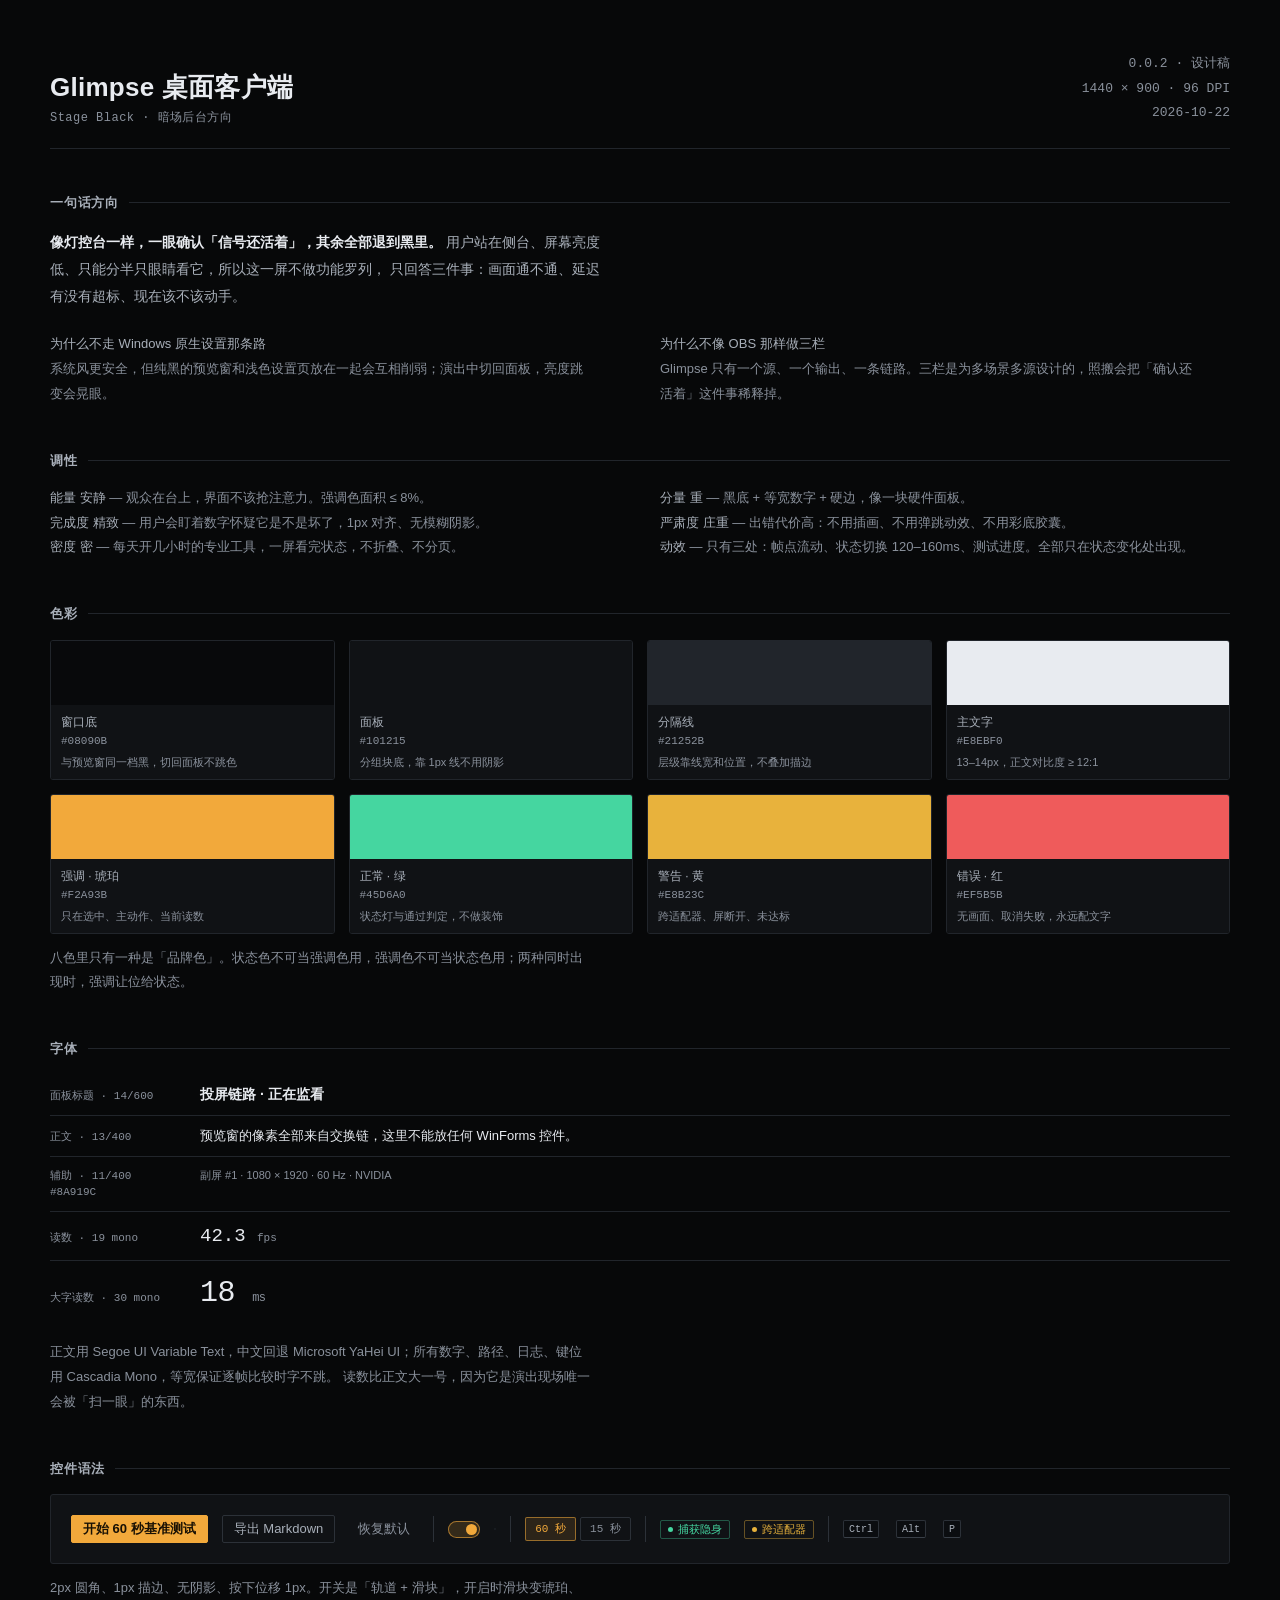
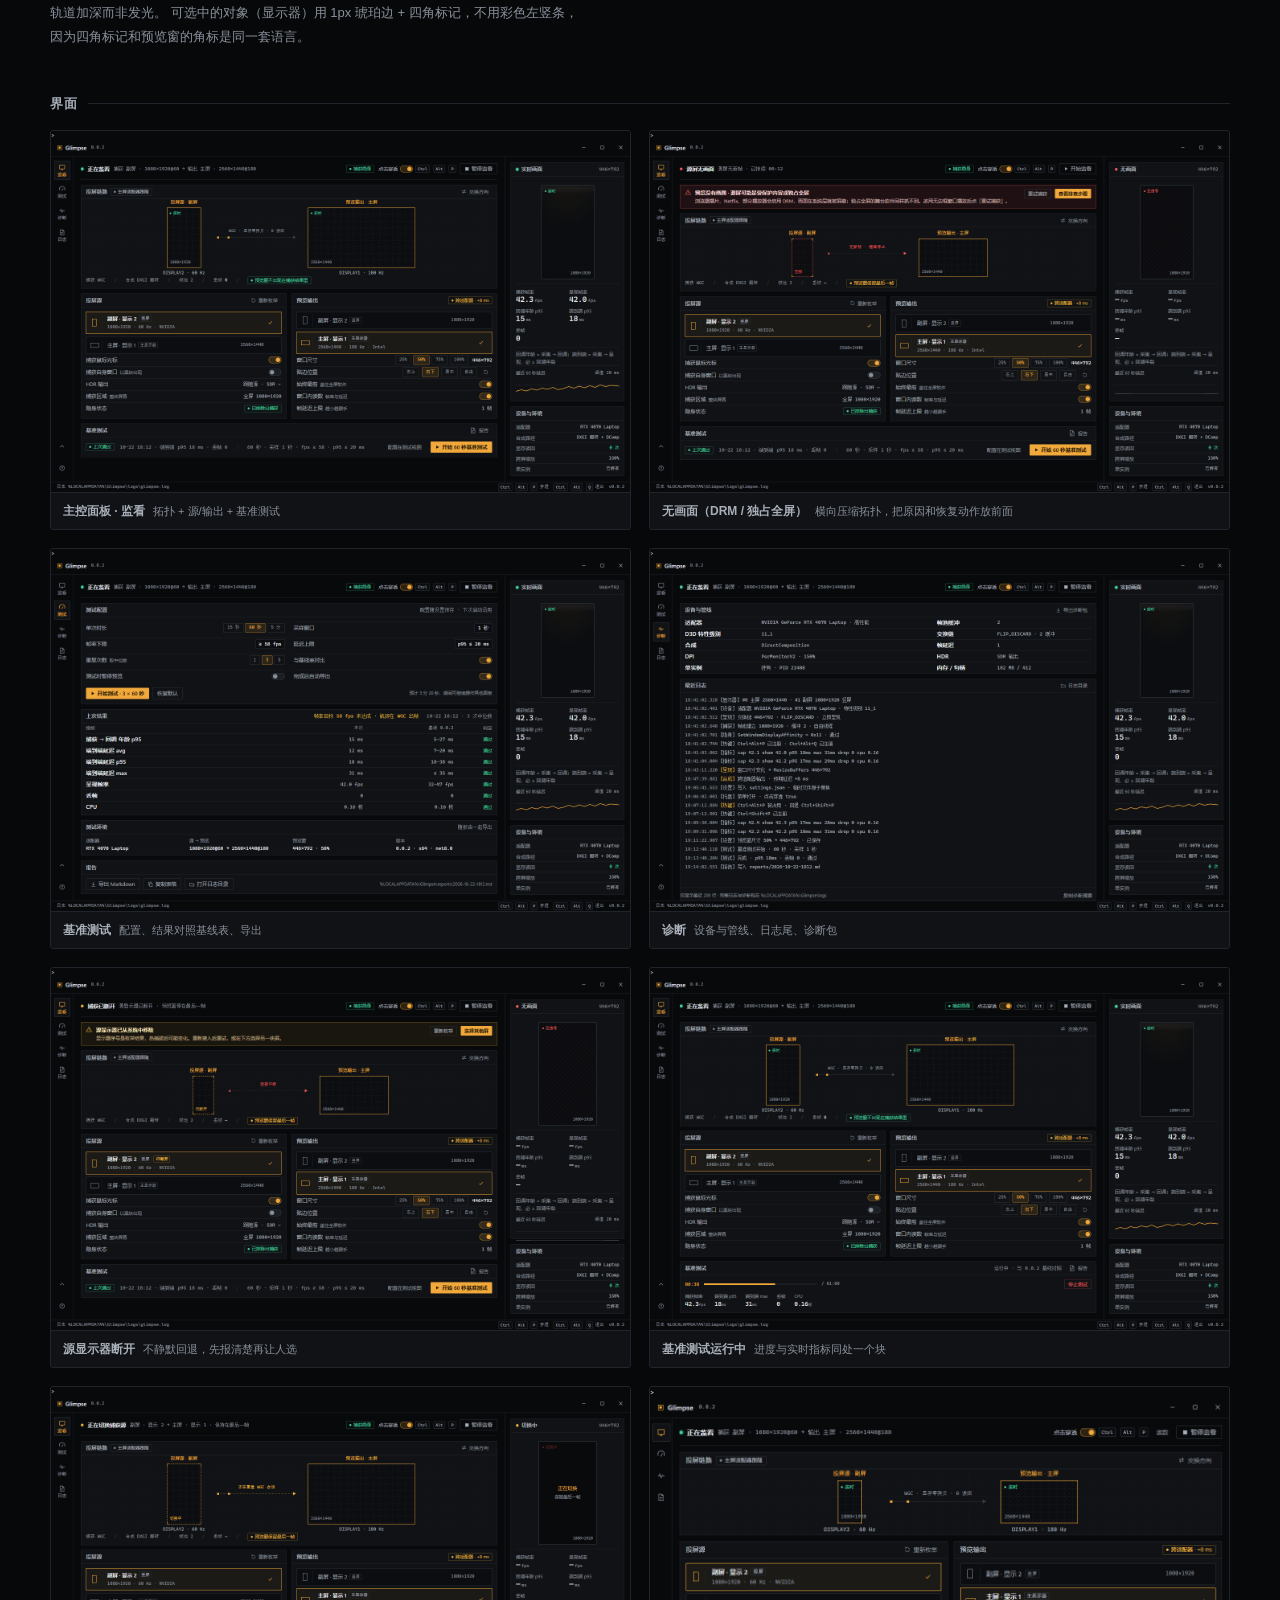
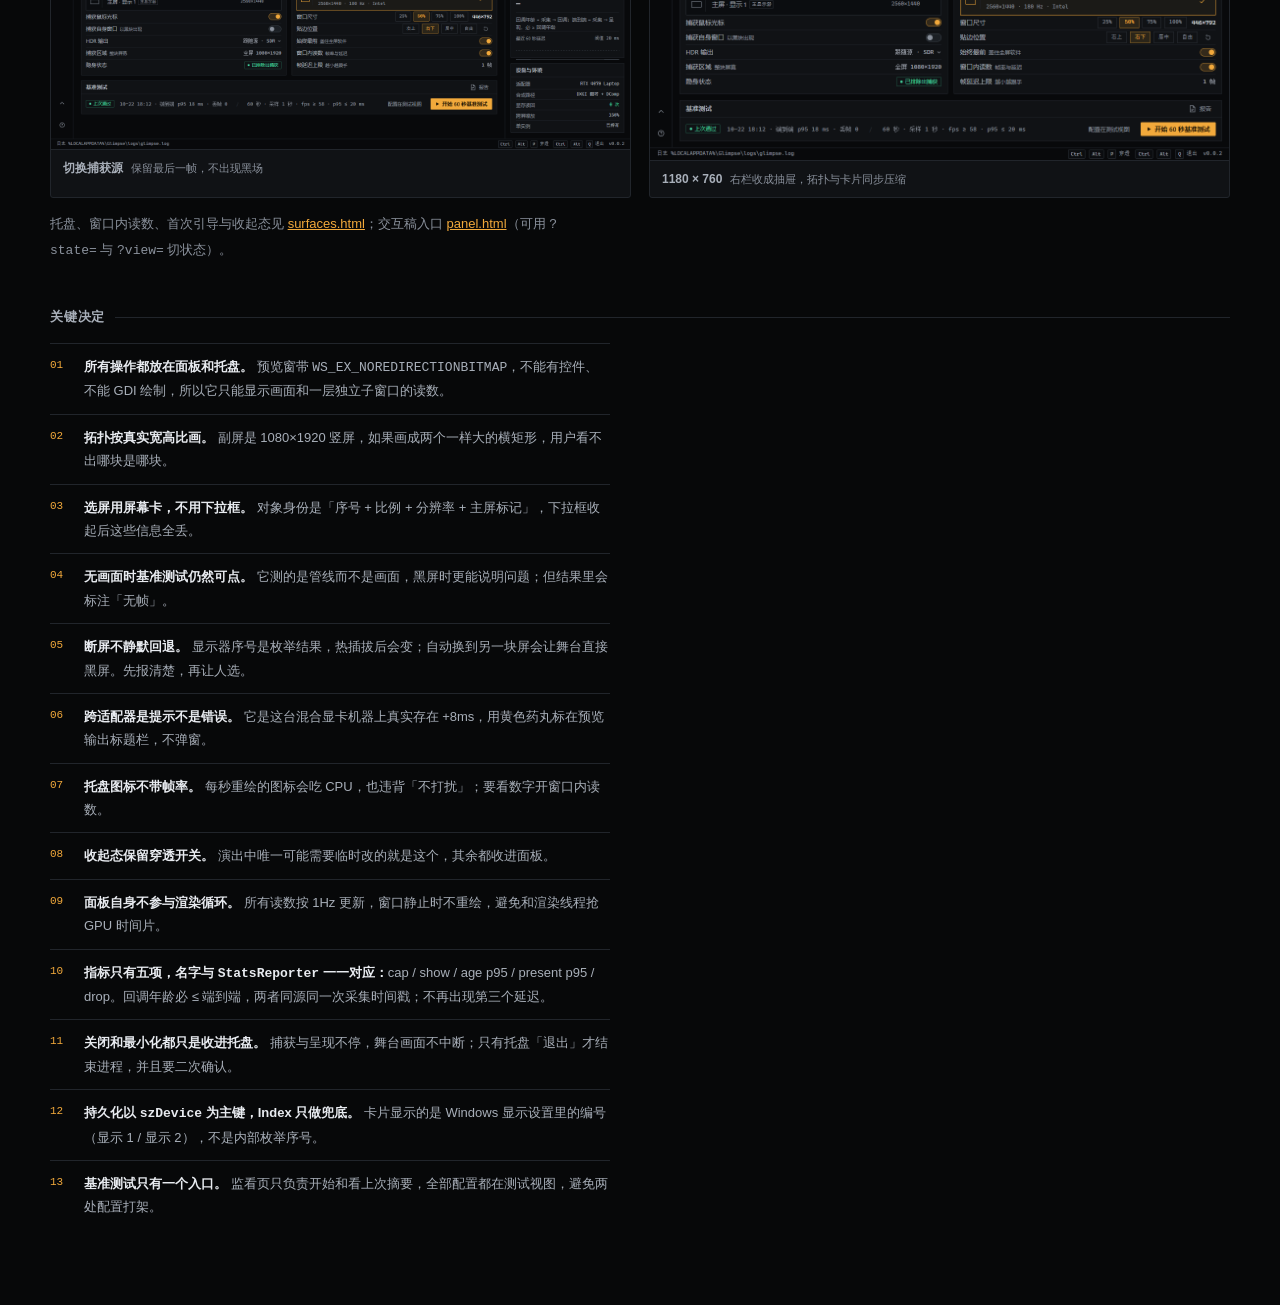
<file: docs/design/index.html>
<!doctype html>
<html lang="zh-CN">
<head>
<meta charset="utf-8">
<title>Glimpse · 桌面客户端设计说明</title>
<link rel="stylesheet" href="panel.css">
<style>
  body{background:#070809;overflow-x:hidden}
  .doc{width:1180px;margin:0 auto;padding:52px 0 80px}
  .head{display:flex;align-items:flex-end;gap:18px;border-bottom:1px solid var(--line);padding-bottom:22px}
  .h1{font-size:26px;font-weight:600;letter-spacing:.01em;line-height:1.25}
  .h1 small{display:block;font-size:12px;font-weight:400;color:var(--fg3);font-family:var(--mono);margin-top:8px;letter-spacing:.04em}
  .head .grow{flex:1}
  .head .meta{font-family:var(--mono);font-size:13px;color:var(--fg3);text-align:right;line-height:1.9}
  h2{font-size:13px;font-weight:600;color:var(--fg2);letter-spacing:.06em;margin:44px 0 16px;display:flex;align-items:center;gap:10px}
  h2::after{content:"";flex:1;height:1px;background:var(--line)}
  p.lead{font-size:14px;line-height:1.95;color:var(--fg2);max-width:560px}
  p.lead b{color:var(--fg);font-weight:600}
  .cols{display:grid;grid-template-columns:1fr 1fr;gap:28px 40px}
  .note{font-size:13px;line-height:1.9;color:var(--fg3);max-width:540px}
  .note b{color:var(--fg2);font-weight:500}

  .pw-row{display:grid;grid-template-columns:repeat(4,1fr);gap:14px}
  .pw{border:1px solid var(--line);border-radius:3px;overflow:hidden}
  .pw .chipc{height:64px}
  .pw .info{padding:8px 10px;background:var(--surf)}
  .pw .n{font-size:12px;color:var(--fg2)}
  .pw .hex{font-family:var(--mono);font-size:11px;color:var(--fg3);margin-top:2px}
  .pw .use{font-size:11px;color:var(--fg3);margin-top:5px;line-height:1.5}

  .type-row{display:flex;align-items:baseline;gap:18px;padding:10px 0;border-bottom:1px solid var(--line)}
  .type-row .spec{width:132px;font-family:var(--mono);font-size:11px;color:var(--fg3);flex:0 0 132px}
  .type-row .sample{color:var(--fg)}

  .kit{display:flex;flex-wrap:wrap;gap:14px;align-items:center;padding:20px;border:1px solid var(--line);border-radius:3px;background:var(--surf)}
  .kit-sep{width:1px;height:26px;background:var(--line2)}

  .wall{display:grid;grid-template-columns:1fr 1fr;gap:18px}
  .shot{border:1px solid var(--line);border-radius:3px;overflow:hidden;background:var(--surf)}
  .shot img{display:block;width:100%;height:auto}
  .shot .cap{display:flex;align-items:baseline;gap:8px;padding:9px 12px;border-top:1px solid var(--line)}
  .shot .cap b{font-size:12px;font-weight:600;color:var(--fg2)}
  .shot .cap span{font-size:11px;color:var(--fg3)}

  ol.dec{margin:0;padding-left:0;max-width:560px;counter-reset:d;list-style:none}
  ol.dec li{counter-increment:d;position:relative;padding:11px 0 11px 34px;border-top:1px solid var(--line);font-size:13px;line-height:1.8;color:var(--fg2)}
  ol.dec li::before{content:counter(d,decimal-leading-zero);position:absolute;left:0;top:12px;font-family:var(--mono);font-size:11px;color:var(--amber)}
  ol.dec li b{color:var(--fg)}
  .tag{display:inline-block;font-family:var(--mono);font-size:10px;color:var(--fg3);border:1px solid var(--line2);padding:0 5px;line-height:16px;border-radius:2px;margin-left:6px;vertical-align:1px}
</style>
</head>
<body>
<div class="doc">

  <div class="head">
    <div>
      <div class="h1">Glimpse 桌面客户端<small>Stage Black · 暗场后台方向</small></div>
    </div>
    <div class="grow"></div>
    <div class="meta">0.0.2 · 设计稿<br>1440 × 900 · 96 DPI<br>2026-10-22</div>
  </div>

  <h2>一句话方向</h2>
  <p class="lead">
    <b>像灯控台一样，一眼确认「信号还活着」，其余全部退到黑里。</b>
    用户站在侧台、屏幕亮度低、只能分半只眼睛看它，所以这一屏不做功能罗列，
    只回答三件事：画面通不通、延迟有没有超标、现在该不该动手。
  </p>
  <div class="cols" style="margin-top:22px">
    <div class="note"><b>为什么不走 Windows 原生设置那条路</b><br>系统风更安全，但纯黑的预览窗和浅色设置页放在一起会互相削弱；演出中切回面板，亮度跳变会晃眼。</div>
    <div class="note"><b>为什么不像 OBS 那样做三栏</b><br>Glimpse 只有一个源、一个输出、一条链路。三栏是为多场景多源设计的，照搬会把「确认还活着」这件事稀释掉。</div>
  </div>

  <h2>调性</h2>
  <div class="cols">
    <div class="note">
      <b>能量 安静</b> — 观众在台上，界面不该抢注意力。强调色面积 ≤ 8%。<br>
      <b>完成度 精致</b> — 用户会盯着数字怀疑它是不是坏了，1px 对齐、无模糊阴影。<br>
      <b>密度 密</b> — 每天开几小时的专业工具，一屏看完状态，不折叠、不分页。
    </div>
    <div class="note">
      <b>分量 重</b> — 黑底 + 等宽数字 + 硬边，像一块硬件面板。<br>
      <b>严肃度 庄重</b> — 出错代价高：不用插画、不用弹跳动效、不用彩底胶囊。<br>
      <b>动效</b> — 只有三处：帧点流动、状态切换 120–160ms、测试进度。全部只在状态变化处出现。
    </div>
  </div>

  <h2>色彩</h2>
  <div class="pw-row">
    <div class="pw"><div class="chipc" style="background:#08090B"></div><div class="info"><div class="n">窗口底</div><div class="hex">#08090B</div><div class="use">与预览窗同一档黑，切回面板不跳色</div></div></div>
    <div class="pw"><div class="chipc" style="background:#101215"></div><div class="info"><div class="n">面板</div><div class="hex">#101215</div><div class="use">分组块底，靠 1px 线不用阴影</div></div></div>
    <div class="pw"><div class="chipc" style="background:#21252B"></div><div class="info"><div class="n">分隔线</div><div class="hex">#21252B</div><div class="use">层级靠线宽和位置，不叠加描边</div></div></div>
    <div class="pw"><div class="chipc" style="background:#E8EBF0"></div><div class="info"><div class="n">主文字</div><div class="hex">#E8EBF0</div><div class="use">13–14px，正文对比度 ≥ 12:1</div></div></div>
    <div class="pw"><div class="chipc" style="background:#F2A93B"></div><div class="info"><div class="n">强调 · 琥珀</div><div class="hex">#F2A93B</div><div class="use">只在选中、主动作、当前读数</div></div></div>
    <div class="pw"><div class="chipc" style="background:#45D6A0"></div><div class="info"><div class="n">正常 · 绿</div><div class="hex">#45D6A0</div><div class="use">状态灯与通过判定，不做装饰</div></div></div>
    <div class="pw"><div class="chipc" style="background:#E8B23C"></div><div class="info"><div class="n">警告 · 黄</div><div class="hex">#E8B23C</div><div class="use">跨适配器、屏断开、未达标</div></div></div>
    <div class="pw"><div class="chipc" style="background:#EF5B5B"></div><div class="info"><div class="n">错误 · 红</div><div class="hex">#EF5B5B</div><div class="use">无画面、取消失败，永远配文字</div></div></div>
  </div>
  <div class="note" style="margin-top:12px">八色里只有一种是「品牌色」。状态色不可当强调色用，强调色不可当状态色用；两种同时出现时，强调让位给状态。</div>

  <h2>字体</h2>
  <div>
    <div class="type-row"><div class="spec">面板标题 · 14/600</div><div class="sample" style="font-size:14px;font-weight:600">投屏链路 · 正在监看</div></div>
    <div class="type-row"><div class="spec">正文 · 13/400</div><div class="sample" style="font-size:13px">预览窗的像素全部来自交换链，这里不能放任何 WinForms 控件。</div></div>
    <div class="type-row"><div class="spec">辅助 · 11/400 #8A919C</div><div class="sample" style="font-size:11px;color:var(--fg3)">副屏 #1 · 1080 × 1920 · 60 Hz · NVIDIA</div></div>
    <div class="type-row"><div class="spec">读数 · 19 mono</div><div class="sample num" style="font-size:19px">42.3 <span style="font-size:11px;color:var(--fg3)">fps</span></div></div>
    <div class="type-row" style="border-bottom:0"><div class="spec">大字读数 · 30 mono</div><div class="sample num" style="font-size:30px;letter-spacing:-.02em">18 <span style="font-size:12px;color:var(--fg3)">ms</span></div></div>
  </div>
  <div class="note" style="margin-top:14px">
    正文用 Segoe UI Variable Text，中文回退 Microsoft YaHei UI；所有数字、路径、日志、键位用 Cascadia Mono，等宽保证逐帧比较时字不跳。
    读数比正文大一号，因为它是演出现场唯一会被「扫一眼」的东西。
  </div>

  <h2>控件语法</h2>
  <div class="kit">
    <button class="btn primary">开始 60 秒基准测试</button>
    <button class="btn">导出 Markdown</button>
    <button class="btn quiet">恢复默认</button>
    <span class="kit-sep"></span>
    <button class="sw on"><i></i></button>
    <button class="pw"><i></i></button>
    <span class="kit-sep"></span>
    <span class="chips"><button class="chip on">60 秒</button><button class="chip">15 秒</button></span>
    <span class="kit-sep"></span>
    <span class="pill ok"><i></i>捕获隐身</span>
    <span class="pill warn"><i></i>跨适配器</span>
    <span class="kit-sep"></span>
    <span class="kbd">Ctrl</span><span class="kbd">Alt</span><span class="kbd">P</span>
  </div>
  <div class="note" style="margin-top:12px">
    2px 圆角、1px 描边、无阴影、按下位移 1px。开关是「轨道 + 滑块」，开启时滑块变琥珀、轨道加深而非发光。
    可选中的对象（显示器）用 1px 琥珀边 + 四角标记，不用彩色左竖条，因为四角标记和预览窗的角标是同一套语言。
  </div>

  <h2>界面</h2>
  <div class="wall">
    <div class="shot"><img src="shots/panel-run.png" alt="主控面板 · 监看"><div class="cap"><b>主控面板 · 监看</b><span>拓扑 + 源/输出 + 基准测试</span></div></div>
    <div class="shot"><img src="shots/panel-drm.png" alt="主控面板 · 无画面"><div class="cap"><b>无画面（DRM / 独占全屏）</b><span>横向压缩拓扑，把原因和恢复动作放前面</span></div></div>
    <div class="shot"><img src="shots/panel-test.png" alt="基准测试视图"><div class="cap"><b>基准测试</b><span>配置、结果对照基线表、导出</span></div></div>
    <div class="shot"><img src="shots/panel-diag.png" alt="诊断视图"><div class="cap"><b>诊断</b><span>设备与管线、日志尾、诊断包</span></div></div>
    <div class="shot"><img src="shots/panel-lost.png" alt="源屏断开"><div class="cap"><b>源显示器断开</b><span>不静默回退，先报清楚再让人选</span></div></div>
    <div class="shot"><img src="shots/panel-bench.png" alt="基准测试运行中"><div class="cap"><b>基准测试运行中</b><span>进度与实时指标同处一个块</span></div></div>
    <div class="shot"><img src="shots/panel-switch.png" alt="切换捕获源"><div class="cap"><b>切换捕获源</b><span>保留最后一帧，不出现黑场</span></div></div>
    <div class="shot"><img src="shots/panel-narrow.png" alt="1180 窄屏"><div class="cap"><b>1180 × 760</b><span>右栏收成抽屉，拓扑与卡片同步压缩</span></div></div>
  </div>
  <div class="note" style="margin-top:14px">托盘、窗口内读数、首次引导与收起态见 <a href="surfaces.html" style="color:var(--amber)">surfaces.html</a>；交互稿入口 <a href="panel.html" style="color:var(--amber)">panel.html</a>（可用 <span class="num">?state=</span> 与 <span class="num">?view=</span> 切状态）。</div>

  <h2>关键决定</h2>
  <ol class="dec">
    <li><b>所有操作都放在面板和托盘。</b> 预览窗带 <span class="num">WS_EX_NOREDIRECTIONBITMAP</span>，不能有控件、不能 GDI 绘制，所以它只能显示画面和一层独立子窗口的读数。</li>
    <li><b>拓扑按真实宽高比画。</b> 副屏是 1080×1920 竖屏，如果画成两个一样大的横矩形，用户看不出哪块是哪块。</li>
    <li><b>选屏用屏幕卡，不用下拉框。</b> 对象身份是「序号 + 比例 + 分辨率 + 主屏标记」，下拉框收起后这些信息全丢。</li>
    <li><b>无画面时基准测试仍然可点。</b> 它测的是管线而不是画面，黑屏时更能说明问题；但结果里会标注「无帧」。</li>
    <li><b>断屏不静默回退。</b> 显示器序号是枚举结果，热插拔后会变；自动换到另一块屏会让舞台直接黑屏。先报清楚，再让人选。</li>
    <li><b>跨适配器是提示不是错误。</b> 它是这台混合显卡机器上真实存在 +8ms，用黄色药丸标在预览输出标题栏，不弹窗。</li>
    <li><b>托盘图标不带帧率。</b> 每秒重绘的图标会吃 CPU，也违背「不打扰」；要看数字开窗口内读数。</li>
    <li><b>收起态保留穿透开关。</b> 演出中唯一可能需要临时改的就是这个，其余都收进面板。</li>
    <li><b>面板自身不参与渲染循环。</b> 所有读数按 1Hz 更新，窗口静止时不重绘，避免和渲染线程抢 GPU 时间片。</li>
    <li><b>指标只有五项，名字与 <span class="num">StatsReporter</span> 一一对应：</b>cap / show / age p95 / present p95 / drop。回调年龄必 ≤ 端到端，两者同源同一次采集时间戳；不再出现第三个延迟。</li>
    <li><b>关闭和最小化都只是收进托盘。</b> 捕获与呈现不停，舞台画面不中断；只有托盘「退出」才结束进程，并且要二次确认。</li>
    <li><b>持久化以 <span class="num">szDevice</span> 为主键，Index 只做兜底。</b> 卡片显示的是 Windows 显示设置里的编号（显示 1 / 显示 2），不是内部枚举序号。</li>
    <li><b>基准测试只有一个入口。</b> 监看页只负责开始和看上次摘要，全部配置都在测试视图，避免两处配置打架。</li>
  </ol>

</div>
</body>
</html>
</file>
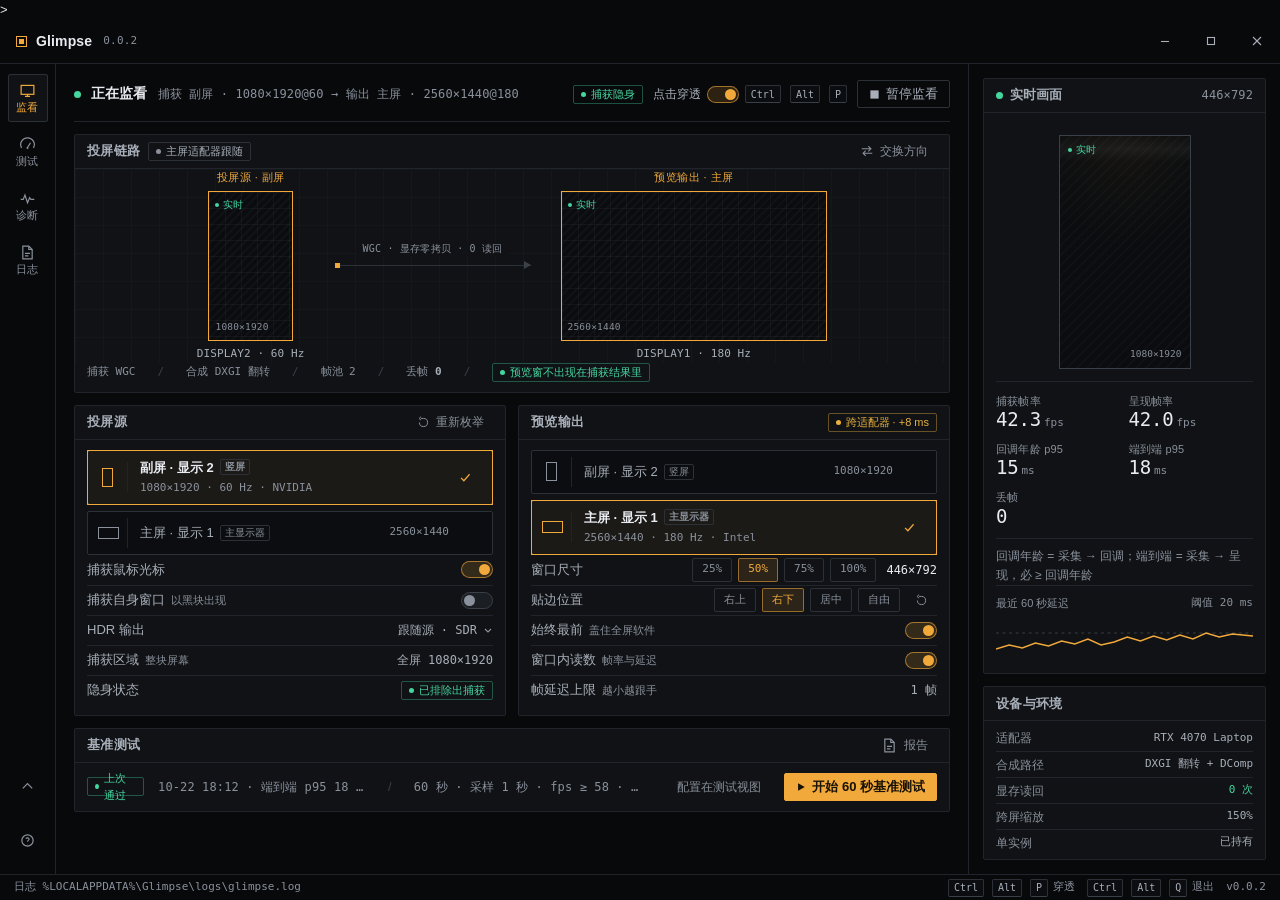
<file: docs/design/panel.html>
<!doctype html>
<html lang="zh-CN">
<head>
<meta charset="utf-8">
<title>Glimpse · 主控面板</title>
<link rel="stylesheet" href="panel.css">
<style>
  html,body{overflow:hidden}
  .grid2{display:grid;grid-template-columns:1fr 1fr;gap:10px 22px}
  .view{display:flex;flex-direction:column;gap:12px;min-height:0;flex:1}
</style>
<script defer src="vendor/alpine.min.js"></script>
<script>
function ui(){
  const p = new URLSearchParams(location.search);
  const state = p.get('state') || 'run';
  const view  = p.get('view')  || 'monitor';
  return {
    view, state,
    running: state !== 'drm',
    clickThrough: true,
    overlay: true,
    followSource: true,
    source: 1, preview: 0,
    preset: 50,
    repeat: 3,
    get live(){ return this.state === 'run' || this.state === 'bench' || this.state === 'switchfail'; },
    get switching(){ return this.state === 'switch'; },
    get failed(){ return this.state === 'switchfail'; },
    drawer: false,
    get dead(){ return this.state === 'drm'; },
    get lost(){ return this.state === 'lost'; },
    get bench(){ return this.state === 'bench'; },
    get src(){ return this.source; },
    pickSource(i){ if (this.state==='lost') return; if (i===this.preview) this.preview = i===0?1:0; this.source=i; },
    pickPreview(i){ if (i===this.source) this.source = i===0?1:0; this.preview=i; },
    fmt(n){ return this.live ? n : '—'; }
  };
}
</script>
</head>
<body>
<div class="app" x-data="ui()" :class="{'has-banner': dead || lost || state==='switchfail', 'drawer-open': drawer}">>

  <!-- 标题栏 -->
  <header class="titlebar">
    <div class="brand"><span class="mark"></span><span class="name">Glimpse</span><span class="ver">0.0.2</span></div>
    <div class="tb-spacer"></div>
    <div class="wintools">
      <button title="最小化"><svg width="10" height="10" viewBox="0 0 10 10" fill="none"><path d="M1 5.5h8" stroke="currentColor" stroke-width="1.1"/></svg></button>
      <button title="最大化"><svg width="10" height="10" viewBox="0 0 10 10" fill="none"><rect x="1.5" y="1.5" width="7" height="7" stroke="currentColor" stroke-width="1.1"/></svg></button>
      <button class="close" title="关闭"><svg width="10" height="10" viewBox="0 0 10 10" fill="none"><path d="M1 1l8 8M9 1L1 9" stroke="currentColor" stroke-width="1.1"/></svg></button>
    </div>
  </header>

  <div class="body">
    <!-- 图标轨 -->
    <nav class="rail">
      <button class="rail-btn" :class="{on:view==='monitor'}" @click="view='monitor'" title="监看"><svg width="17" height="17" viewBox="0 0 20 20" fill="none"><rect x="2.5" y="4" width="15" height="10.5" stroke="currentColor" stroke-width="1.4"/><path d="M7 17h6M10 14.5V17" stroke="currentColor" stroke-width="1.4"/></svg><span class="lbl">监看</span></button>
      <button class="rail-btn" :class="{on:view==='test'}" @click="view='test'" title="基准测试"><svg width="17" height="17" viewBox="0 0 20 20" fill="none"><path d="M3 14a8 8 0 1114 0" stroke="currentColor" stroke-width="1.4"/><path d="M10 13.5L13.5 8" stroke="currentColor" stroke-width="1.4"/><circle cx="10" cy="14" r="1.2" fill="currentColor"/></svg><span class="lbl">测试</span></button>
      <button class="rail-btn" :class="{on:view==='diag'}" @click="view='diag'" title="诊断"><svg width="17" height="17" viewBox="0 0 20 20" fill="none"><path d="M2 11h3l2-5 3 9 2.5-6 1.5 2h4" stroke="currentColor" stroke-width="1.4"/></svg><span class="lbl">诊断</span></button>
      <button class="rail-btn" title="日志"><svg width="17" height="17" viewBox="0 0 20 20" fill="none"><path d="M4.5 2.5h7l4 4v11h-11z" stroke="currentColor" stroke-width="1.4"/><path d="M11.5 2.5v4h4M7 11h6M7 14h4" stroke="currentColor" stroke-width="1.4"/></svg><span class="lbl">日志</span></button>
      <div class="rail-spacer"></div>
      <button class="rail-btn" title="收起为细条"><svg width="15" height="15" viewBox="0 0 16 16" fill="none"><path d="M3 10l5-5 5 5" stroke="currentColor" stroke-width="1.3"/></svg></button>
      <button class="rail-btn" title="帮助"><svg width="15" height="15" viewBox="0 0 16 16" fill="none"><circle cx="8" cy="8" r="6" stroke="currentColor" stroke-width="1.3"/><path d="M6.3 6.2A1.8 1.8 0 019.7 6.6c0 1.2-1.7 1.4-1.7 2.6M8 11.6v.5" stroke="currentColor" stroke-width="1.2"/></svg></button>
    </nav>

    <!-- 主内容 -->
    <main class="main">
      <div class="main-scroll">

        <!-- 运行条 -->
        <div class="runbar">
          <span class="dot" :class="live ? (dead ? 'err' : (failed ? 'warn' : 'live')) : ((switching || lost) ? 'warn' : 'err')"></span>
          <span class="run-state" x-text="failed ? '切换失败 · 已回退' : (switching ? '正在切换捕获源' : (live ? '正在监看' : (lost ? '捕获已断开' : '源屏无画面')))"></span>
          <span class="run-route" x-text="failed ? '副屏 · 显示 2 → 主屏 · 显示 1 · 仍使用原来源' : (switching ? '副屏 · 显示 2 → 主屏 · 显示 1 · 保持在最后一帧' : (lost ? '源显示器已断开 · 预览窗停在最后一帧' : (dead ? '源屏无新帧 · 已持续 00:12' : '捕获 副屏 · 1080×1920@60 → 输出 主屏 · 2560×1440@180')))"></span>
          <span class="grow"></span>
          <span class="pill ok"><i></i>捕获隐身</span>
          <span style="display:flex;align-items:center;gap:6px">
            <span class="vi" style="font-size:12px">点击穿透</span>
            <button class="sw" :class="{on:clickThrough}" @click="clickThrough=!clickThrough" aria-label="切换点击穿透"><i></i></button>
            <span class="kbd">Ctrl</span><span class="kbd">Alt</span><span class="kbd">P</span>
          </span>
          <button class="btn quiet sm only-narrow" @click="drawer=!drawer">读数</button>
          <button class="btn" @click="running=!running">
            <span x-show="running" x-cloak><svg width="11" height="11" viewBox="0 0 12 12"><rect x="1.5" y="1.5" width="9" height="9" fill="currentColor"/></svg></span><span x-show="!running" x-cloak><svg width="10" height="10" viewBox="0 0 12 12"><path d="M2.5 1.5l8 4.5-8 4.5z" fill="currentColor"/></svg></span>
            <span x-text="running ? '暂停监看' : '开始监看'"></span>
          </button>
        </div>

        <!-- 异常横幅 -->
        <div class="banner" x-show="dead" x-cloak>
          <span class="ic"><svg width="15" height="15" viewBox="0 0 16 16" fill="none"><path d="M8 1.8L15 14H1L8 1.8z" stroke="currentColor" stroke-width="1.2"/><path d="M8 6v4M8 11.6v.6" stroke="currentColor" stroke-width="1.3"/></svg></span>
          <div>
            <div class="b-title">预览没有画面 · 源屏可能是受保护内容或独占全屏</div>
            <div class="b-note">浏览器播片、Netflix、部分播放器会启用 DRM，画面在系统层就被屏蔽；独占全屏的舞台软件同样抓不到。改用无边框窗口播放后点「重试捕获」。</div>
          </div>
          <div class="grow"></div>
          <button class="btn sm">重试捕获</button>
          <button class="btn sm primary">查看排查步骤</button>
        </div>
        <div class="banner warn" x-show="state==='switchfail'" x-cloak>
          <span class="ic"><svg width="15" height="15" viewBox="0 0 16 16" fill="none"><path d="M8 1.8L15 14H1L8 1.8z" stroke="currentColor" stroke-width="1.2"/><path d="M8 6v4M8 11.6v.6" stroke="currentColor" stroke-width="1.3"/></svg></span>
          <div>
            <div class="b-title">切换捕获源失败 · 已回退到原来的屏</div>
            <div class="b-note">新的 WGC 会话没能建立，预览窗继续显示原来的来源，没有中断。多半是目标屏正被独占全屏或被保护内容占用。</div>
          </div>
          <div class="grow"></div>
          <button class="btn sm">查看日志</button>
          <button class="btn sm primary">重试切换</button>
        </div>
        <div class="banner warn" x-show="lost" x-cloak>
          <span class="ic"><svg width="15" height="15" viewBox="0 0 16 16" fill="none"><path d="M8 1.8L15 14H1L8 1.8z" stroke="currentColor" stroke-width="1.2"/><path d="M8 6v4M8 11.6v.6" stroke="currentColor" stroke-width="1.3"/></svg></span>
          <div>
            <div class="b-title">源显示器已从系统中移除</div>
            <div class="b-note">显示器序号是枚举结果，热插拔后可能变化。重新接入后重试，或在下方选择另一块屏。</div>
          </div>
          <div class="grow"></div>
          <button class="btn sm">重新枚举</button>
          <button class="btn sm primary">选择其他屏</button>
        </div>

        <!-- 监看视图 -->
        <div class="view" x-show="view==='monitor'" x-cloak>

          <!-- 链路 -->
          <section class="block topo">
            <div class="block-head">
              <span class="block-title">投屏链路</span>
              <span class="pill"><i style="background:var(--fg3)"></i><span x-text="followSource?'主屏适配器跟随':'指定适配器'"></span></span>
              <div class="grow"></div>
              <button class="btn quiet sm" @click="source=source===0?1:0; preview=preview===0?1:0"><svg width="14" height="14" viewBox="0 0 16 16" fill="none"><path d="M2 5.5h11M9.5 2.5l3 3-3 3M14 10.5H3M6.5 7.5l-3 3 3 3" stroke="currentColor" stroke-width="1.2"/></svg><span>交换方向</span></button>
            </div>
            <div class="topo-body">
              <div class="topo-grid"></div>
              <div class="mon src" :class="{on:source===1, dead:dead, dim:lost||switching}" :style="'--ar:' + (source===1 ? 0.5625 : 1.7778)">
                <div class="mon-label" x-text="source===1 ? '投屏源 · 副屏' : '投屏源 · 主屏'"></div>
                <div class="mon-frame">
                  <span class="in-grid"></span>
                  <span class="ticks" :style="source===1?'':'display:none'"><span class="tl"></span><span class="tr"></span><span class="bl"></span><span class="br"></span></span>
                  <span class="in-live" x-show="live"><i></i>实时</span>
                  <span class="in-tag" x-text="switching ? '切换中' : (lost ? '已断开' : (dead ? '无帧' : (source===1 ? '1080×1920' : '2560×1440')))"></span>
                </div>
                <div class="mon-meta" x-text="source===1 ? 'DISPLAY2 · 60 Hz' : 'DISPLAY1 · 180 Hz'"></div>
              </div>
              <div class="link" :class="{dead: !live && !switching, switching: switching}"><span class="link-label" x-text="live?'WGC · 显存零拷贝 · 0 读回':(switching?'正在重建 WGC 会话':(dead?'无新帧 · 链路停止':'连接中断'))"></span><i></i><i></i><i></i></div>
              <div class="mon out" :class="{on:preview===0}" :style="'--ar:' + (preview===0 ? 1.7778 : 0.5625)">
                <div class="mon-label" x-text="'预览输出 · ' + (preview===0 ? '主屏' : '副屏')"></div>
                <div class="mon-frame">
                  <span class="in-grid"></span>
                  <span class="ticks"><span class="tl"></span><span class="tr"></span><span class="bl"></span><span class="br"></span></span>
                  <span class="in-live" x-show="live"><i></i>实时</span>
                  <span class="in-tag" x-text="preview===0 ? '2560×1440' : '1080×1920'"></span>
                </div>
                <div class="mon-meta" x-text="preview===0 ? 'DISPLAY1 · 180 Hz' : 'DISPLAY2 · 60 Hz'"></div>
              </div>
            </div>
            <div class="topo-foot">
              <span>捕获 WGC</span><span class="sep">/</span>
              <span>合成 DXGI 翻转</span><span class="sep">/</span>
              <span>帧池 2</span><span class="sep">/</span>
              <span>丢帧 <b x-text="live?'0':'—'" style="color:var(--fg2)"></b></span>
              <span class="sep">/</span>
              <span class="pill ok" x-show="live"><i></i>预览窗不出现在捕获结果里</span>
              <span class="pill warn" x-show="!live"><i></i>预览窗保留最后一帧</span>
            </div>
          </section>

          <!-- 两列控制 -->
          <div class="cols">
            <section class="block">
              <div class="block-head">
                <span class="block-title">投屏源</span>
                <div class="grow"></div>
                <button class="btn quiet sm" @click="source=source"><svg width="13" height="13" viewBox="0 0 16 16" fill="none"><path d="M3 8a5 5 0 105-5H5" stroke="currentColor" stroke-width="1.2"/><path d="M5 0.8L2.6 3 5 5.2" stroke="currentColor" stroke-width="1.2"/></svg><span>重新枚举</span></button>
              </div>
              <div class="block-body tight">
                <button class="screen-card" :class="{on:source===1}" @click="pickSource(1)">
                  <span class="screen-thumb"><i style="width:11px;height:19px"></i></span>
                  <span class="sc-main">
                    <span class="sc-name">副屏 · 显示 2 <span class="badge">竖屏</span><span class="sc-res">1080×1920</span> <span class="badge" style="color:var(--warn);border-color:rgba(232,178,60,.4)" x-show="lost" x-cloak>已断开</span></span>
                    <span class="sc-meta">1080×1920 · 60 Hz · NVIDIA</span>
                  </span>
                  <span class="sc-check"><svg width="13" height="13" viewBox="0 0 16 16" fill="none"><path d="M2.5 8.5l3.5 3.5 7-8" stroke="currentColor" stroke-width="1.5"/></svg></span>
                  <span class="ticks"><span class="tl"></span><span class="tr"></span><span class="bl"></span><span class="br"></span></span>
                </button>
                <button class="screen-card" :class="{on:source===0}" @click="pickSource(0)">
                  <span class="screen-thumb"><i style="width:21px;height:12px"></i></span>
                  <span class="sc-main">
                    <span class="sc-name">主屏 · 显示 1 <span class="badge">主显示器</span><span class="sc-res">2560×1440</span></span>
                    <span class="sc-meta">2560×1440 · 180 Hz · Intel</span>
                  </span>
                  <span class="sc-check"><svg width="13" height="13" viewBox="0 0 16 16" fill="none"><path d="M2.5 8.5l3.5 3.5 7-8" stroke="currentColor" stroke-width="1.5"/></svg></span>
                  <span class="ticks"><span class="tl"></span><span class="tr"></span><span class="bl"></span><span class="br"></span></span>
                </button>
                <div class="row"><span class="row-label">捕获鼠标光标</span><button class="sw on" aria-label="捕获鼠标光标"><i></i></button></div>
                <div class="row"><span class="row-label">捕获自身窗口<span class="row-hint">以黑块出现</span></span><button class="sw" aria-label="捕获自身窗口"><i></i></button></div>
                <div class="row"><span class="row-label">HDR 输出</span><span class="group"><span class="row-val" style="color:var(--fg2)">跟随源 · SDR</span><span style="color:var(--fg3)"><svg width="10" height="10" viewBox="0 0 10 10" fill="none"><path d="M2 4l3 3 3-3" stroke="currentColor" stroke-width="1.2"/></svg></span></span></div>
                <div class="row"><span class="row-label">捕获区域<span class="row-hint">整块屏幕</span></span><span class="row-val" style="color:var(--fg2)" x-text="source===1 ? '全屏 1080×1920' : '全屏 2560×1440'"></span></div>
                <div class="row"><span class="row-label">隐身状态</span><span class="pill ok"><i></i>已排除出捕获</span></div>
              </div>
            </section>

            <section class="block">
              <div class="block-head">
                <span class="block-title">预览输出</span>
                <div class="grow"></div>
                <span class="pill warn"><i></i>跨适配器 · +8 ms</span>
              </div>
              <div class="block-body tight">
                <button class="screen-card" :class="{on:preview===1}" @click="pickPreview(1)">
                  <span class="screen-thumb"><i style="width:11px;height:19px"></i></span>
                  <span class="sc-main">
                    <span class="sc-name">副屏 · 显示 2 <span class="badge">竖屏</span><span class="sc-res">1080×1920</span></span>
                    <span class="sc-meta">1080×1920 · 60 Hz · NVIDIA</span>
                  </span>
                  <span class="sc-check"><svg width="13" height="13" viewBox="0 0 16 16" fill="none"><path d="M2.5 8.5l3.5 3.5 7-8" stroke="currentColor" stroke-width="1.5"/></svg></span>
                  <span class="ticks"><span class="tl"></span><span class="tr"></span><span class="bl"></span><span class="br"></span></span>
                </button>
                <button class="screen-card" :class="{on:preview===0}" @click="pickPreview(0)">
                  <span class="screen-thumb"><i style="width:21px;height:12px"></i></span>
                  <span class="sc-main">
                    <span class="sc-name">主屏 · 显示 1 <span class="badge">主显示器</span><span class="sc-res">2560×1440</span></span>
                    <span class="sc-meta">2560×1440 · 180 Hz · Intel</span>
                  </span>
                  <span class="sc-check"><svg width="13" height="13" viewBox="0 0 16 16" fill="none"><path d="M2.5 8.5l3.5 3.5 7-8" stroke="currentColor" stroke-width="1.5"/></svg></span>
                  <span class="ticks"><span class="tl"></span><span class="tr"></span><span class="bl"></span><span class="br"></span></span>
                </button>
                <div class="row">
                  <span class="row-label">窗口尺寸</span>
                  <span class="group chips">
                    <button class="chip" @click="preset=25">25%</button>
                    <button class="chip" :class="{on:preset===50}" @click="preset=50">50%</button>
                    <button class="chip" @click="preset=75">75%</button>
                    <button class="chip" @click="preset=100">100%</button>
                    <span class="row-val" style="margin-left:4px">446×792</span>
                  </span>
                </div>
                <div class="row">
                  <span class="row-label">贴边位置</span>
                  <span class="group chips">
                    <button class="chip" @click="null">右上</button>
                    <button class="chip on">右下</button>
                    <button class="chip" @click="null">居中</button>
                    <button class="chip" @click="null">自由</button>
                    <button class="btn quiet sm" @click="null"><svg width="13" height="13" viewBox="0 0 16 16" fill="none"><path d="M3 8a5 5 0 105-5H5" stroke="currentColor" stroke-width="1.2"/><path d="M5 0.8L2.6 3 5 5.2" stroke="currentColor" stroke-width="1.2"/></svg></button>
                  </span>
                </div>
                <div class="row"><span class="row-label">始终最前<span class="row-hint">盖住全屏软件</span></span><button class="sw on" aria-label="始终最前"><i></i></button></div>
                <div class="row"><span class="row-label">窗口内读数<span class="row-hint">帧率与延迟</span></span><button class="sw" :class="{on:overlay}" @click="overlay=!overlay" aria-label="窗口内读数"><i></i></button></div>
                <div class="row"><span class="row-label">帧延迟上限<span class="row-hint">越小越跟手</span></span><span class="row-val" style="color:var(--fg2)">1 帧</span></div>
              </div>
            </section>
          </div>

          <!-- 基准测试 -->
          <section class="block bench">
            <div class="block-head">
              <span class="block-title">基准测试</span>
              <div class="grow"></div>
              <span class="run-route" x-show="bench" x-cloak>运行中 · 与 0.0.2 基线对照</span>
              <button class="btn quiet sm"><svg width="17" height="17" viewBox="0 0 20 20" fill="none"><path d="M4.5 2.5h7l4 4v11h-11z" stroke="currentColor" stroke-width="1.4"/><path d="M11.5 2.5v4h4M7 11h6M7 14h4" stroke="currentColor" stroke-width="1.4"/></svg><span>报告</span></button>
            </div>
            <div class="block-body" style="padding:10px 12px">
              <div class="bench-row" x-show="!bench" x-cloak>
                <span class="pill ok"><i></i>上次通过</span>
                <span class="run-route">10-22 18:12 · 端到端 p95 18 ms · 丢帧 0</span>
                <span class="sep">/</span>
                <span class="run-route">60 秒 · 采样 1 秒 · fps ≥ 58 · p95 ≤ 20 ms</span>
                <span style="flex:1"></span>
                <button class="btn quiet sm" @click="view='test'">配置在测试视图</button>
                <button class="btn primary"><svg width="10" height="10" viewBox="0 0 12 12"><path d="M2.5 1.5l8 4.5-8 4.5z" fill="currentColor"/></svg><span>开始 60 秒基准测试</span></button>
              </div>
              <div x-show="bench" x-cloak>
                <div style="display:flex;align-items:center;gap:12px">
                  <span class="num" style="font-size:12px;color:var(--amber)">00:38</span>
                  <div class="progress" style="max-width:280px"><b style="width:63%"></b></div>
                  <span class="num" style="font-size:11px;color:var(--fg3)">/ 01:00</span>
                  <span style="flex:1"></span>
                  <button class="btn danger sm">停止测试</button>
                </div>
                <div class="bench-live" style="margin-top:10px">
                  <div><span class="k">捕获帧率</span><span class="v">42.3<small style="font-size:10px;color:var(--fg3)">fps</small></span></div>
                  <div><span class="k">端到端 p95</span><span class="v">18<small style="font-size:10px;color:var(--fg3)">ms</small></span></div>
                  <div><span class="k">端到端 max</span><span class="v">31<small style="font-size:10px;color:var(--fg3)">ms</small></span></div>
                  <div><span class="k">丢帧</span><span class="v">0</span></div>
                  <div><span class="k">CPU</span><span class="v">0.16<small style="font-size:10px;color:var(--fg3)">核</small></span></div>
                </div>
              </div>
            </div>
          </section>
        </div>

        <!-- 测试视图 -->
        <div class="view" x-show="view==='test'" x-cloak>
          <section class="block">
            <div class="block-head">
              <span class="block-title">测试配置</span><div class="grow"></div>
              <span class="run-route">配置随设置保存 · 下次启动沿用</span>
            </div>
            <div class="block-body">
              <div class="grid2">
                <div class="row"><span class="row-label">单次时长</span><span class="chips"><button class="chip">15 秒</button><button class="chip on">60 秒</button><button class="chip">5 分</button></span></div>
                <div class="row"><span class="row-label">采样窗口</span><span class="input">1 秒</span></div>
                <div class="row"><span class="row-label">帧率下限</span><span class="input">≥ 58 fps</span></div>
                <div class="row"><span class="row-label">延迟上限</span><span class="input">p95 ≤ 20 ms</span></div>
                <div class="row"><span class="row-label">重复次数<span class="row-hint">取中位数</span></span><span class="chips"><button class="chip">1</button><button class="chip on">3</button><button class="chip">5</button></span></div>
                <div class="row"><span class="row-label">与基线表对比</span><button class="sw on"><i></i></button></div>
                <div class="row"><span class="row-label">测试时暂停预览</span><button class="sw"><i></i></button></div>
                <div class="row"><span class="row-label">完成后自动导出</span><button class="sw on"><i></i></button></div>
              </div>
              <div style="display:flex;gap:8px;margin-top:14px;align-items:center">
                <button class="btn primary"><svg width="10" height="10" viewBox="0 0 12 12"><path d="M2.5 1.5l8 4.5-8 4.5z" fill="currentColor"/></svg><span>开始测试 · 3 × 60 秒</span></button>
                <button class="btn">恢复默认</button>
                <span style="flex:1"></span>
                <span class="muted" style="font-size:11px">预计 3 分 20 秒，期间可继续操作其他面板</span>
              </div>
            </div>
          </section>

          <section class="block">
            <div class="block-head"><span class="block-title">上次结果</span><div class="grow"></div><span class="run-route" style="color:var(--warn)">帧率目标 58 fps 未达成 · 瓶颈在 WGC 出帧</span><span class="run-route" style="margin-left:12px">10-22 18:12 · 3 次中位数</span></div>
            <div class="block-body" style="padding:0 12px 6px">
              <table class="tbl">
                <thead><tr><th>指标</th><th class="n">本次</th><th class="n">基线 0.0.2</th><th style="width:96px;text-align:right">判定</th></tr></thead>
                <tbody>
                  <tr><td class="name">捕获 → 回调 年龄 p95</td><td class="n">15 ms</td><td class="n">5–27 ms</td><td style="text-align:right"><span class="verdict">通过</span></td></tr>
                  <tr><td class="name">端到端延迟 avg</td><td class="n">12 ms</td><td class="n">7–20 ms</td><td style="text-align:right"><span class="verdict">通过</span></td></tr>
                  <tr><td class="name">端到端延迟 p95</td><td class="n">18 ms</td><td class="n">18–38 ms</td><td style="text-align:right"><span class="verdict">通过</span></td></tr>
                  <tr><td class="name">端到端延迟 max</td><td class="n">31 ms</td><td class="n">≤ 35 ms</td><td style="text-align:right"><span class="verdict">通过</span></td></tr>
                  <tr><td class="name">呈现帧率</td><td class="n">42.0 fps</td><td class="n">32–47 fps</td><td style="text-align:right"><span class="verdict">通过</span></td></tr>
                  <tr><td class="name">丢帧</td><td class="n">0</td><td class="n">0</td><td style="text-align:right"><span class="verdict">通过</span></td></tr>
                  <tr><td class="name">CPU</td><td class="n">0.16 核</td><td class="n">0.16 核</td><td style="text-align:right"><span class="verdict">通过</span></td></tr>
                </tbody>
              </table>
            </div>
          </section>

          <section class="block">
            <div class="block-head"><span class="block-title">测试环境</span><div class="grow"></div><span class="run-route">随报告一起导出</span></div>
            <div class="block-body" style="padding:8px 12px">
              <div style="display:grid;grid-template-columns:repeat(4,1fr);gap:18px">
                <div><div class="muted" style="font-size:11px">适配器</div><div class="num" style="font-size:12px;margin-top:2px">RTX 4070 Laptop</div></div>
                <div><div class="muted" style="font-size:11px">源 → 预览</div><div class="num" style="font-size:12px;margin-top:2px">1080×1920@60 → 2560×1440@180</div></div>
                <div><div class="muted" style="font-size:11px">预览窗</div><div class="num" style="font-size:12px;margin-top:2px">446×792 · 50%</div></div>
                <div><div class="muted" style="font-size:11px">版本</div><div class="num" style="font-size:12px;margin-top:2px">0.0.2 · x64 · net8.0</div></div>
              </div>
            </div>
          </section>
          <section class="block">
            <div class="block-head"><span class="block-title">报告</span></div>
            <div class="block-body" style="display:flex;gap:8px;align-items:center;padding:10px 12px">
              <button class="btn"><svg width="13" height="13" viewBox="0 0 16 16" fill="none"><path d="M8 1.5v9M4.5 7.5L8 11l3.5-3.5M2.5 14h11" stroke="currentColor" stroke-width="1.2"/></svg><span>导出 Markdown</span></button>
              <button class="btn"><svg width="13" height="13" viewBox="0 0 16 16" fill="none"><rect x="5.5" y="5.5" width="8" height="9" stroke="currentColor" stroke-width="1.2"/><path d="M10.5 3.5v-2h-8v9h2" stroke="currentColor" stroke-width="1.2"/></svg><span>复制表格</span></button>
              <button class="btn"><svg width="13" height="13" viewBox="0 0 16 16" fill="none"><path d="M1.5 4.5h5l1.5 2h6.5v7h-13z" stroke="currentColor" stroke-width="1.2"/></svg><span>打开日志目录</span></button>
              <span style="flex:1"></span>
              <span class="muted" style="font-size:11px">%LOCALAPPDATA%\Glimpse\reports\2026-10-22-1812.md</span>
            </div>
          </section>
        </div>

        <!-- 诊断视图 -->
        <div class="view" x-show="view==='diag'" x-cloak>
          <section class="block">
            <div class="block-head"><span class="block-title">设备与管线</span><div class="grow"></div><button class="btn quiet sm"><svg width="13" height="13" viewBox="0 0 16 16" fill="none"><path d="M8 1.5v9M4.5 7.5L8 11l3.5-3.5M2.5 14h11" stroke="currentColor" stroke-width="1.2"/></svg><span>导出诊断包</span></button></div>
            <div class="block-body" style="padding:0 12px">
              <table class="tbl">
                <tbody>
                  <tr><td class="name" style="width:190px">适配器</td><td class="n" style="text-align:left">NVIDIA GeForce RTX 4070 Laptop · 高性能</td><td class="name" style="width:150px">帧池缓冲</td><td class="n" style="text-align:left">2</td></tr>
                  <tr><td class="name">D3D 特性级别</td><td class="n" style="text-align:left">11_1</td><td class="name">交换链</td><td class="n" style="text-align:left">FLIP_DISCARD · 2 缓冲</td></tr>
                  <tr><td class="name">合成</td><td class="n" style="text-align:left">DirectComposition</td><td class="name">帧延迟</td><td class="n" style="text-align:left">1</td></tr>
                  <tr><td class="name">DPI</td><td class="n" style="text-align:left">PerMonitorV2 · 150%</td><td class="name">HDR</td><td class="n" style="text-align:left">SDR 输出</td></tr>
                  <tr><td class="name">单实例</td><td class="n" style="text-align:left">持有 · PID 21408</td><td class="name">内存 / 句柄</td><td class="n" style="text-align:left">182 MB / 412</td></tr>
                </tbody>
              </table>
            </div>
          </section>
          <section class="block" style="flex:1">
            <div class="block-head"><span class="block-title">最近日志</span><div class="grow"></div><button class="btn quiet sm"><svg width="13" height="13" viewBox="0 0 16 16" fill="none"><path d="M1.5 4.5h5l1.5 2h6.5v7h-13z" stroke="currentColor" stroke-width="1.2"/></svg><span>日志目录</span></button></div>
            <div class="block-body" style="padding:8px 12px">
              <div class="log">
                <div><span class="t">18:41:02.318</span> <b>[显示器]</b> #0 主屏 2560×1440 · #1 副屏 1080×1920 竖屏</div>
                <div><span class="t">18:41:02.401</span> <b>[设备]</b> 适配器 NVIDIA GeForce RTX 4070 Laptop · 特性级别 11_1</div>
                <div><span class="t">18:41:02.512</span> <b>[呈现]</b> 交换链 446×792 · FLIP_DISCARD · 立即呈现</div>
                <div><span class="t">18:41:02.640</span> <b>[捕获]</b> 帧池建立 1080×1920 · 缓冲 2 · 自由线程</div>
                <div><span class="t">18:41:02.701</span> <b>[隐身]</b> SetWindowDisplayAffinity = 0x11 · 通过</div>
                <div><span class="t">18:41:02.744</span> <b>[热键]</b> Ctrl+Alt+P 已注册 · Ctrl+Alt+Q 已注册</div>
                <div><span class="t">18:41:03.002</span> <b>[指标]</b> cap 42.1 show 42.0 p95 18ms max 31ms drop 0 cpu 0.16</div>
                <div><span class="t">18:41:04.004</span> <b>[指标]</b> cap 42.3 show 42.2 p95 17ms max 29ms drop 0 cpu 0.16</div>
                <div><span class="t">18:43:11.220</span> <span class="w">[呈现]</span> 窗口尺寸变化 → ResizeBuffers 446×792</div>
                <div><span class="t">18:47:39.881</span> <span class="w">[合成]</span> 跨适配器输出 · 预期延迟 +8 ms</div>
                <div><span class="t">19:05:41.553</span> <b>[设置]</b> 写入 settings.json · 临时文件原子替换</div>
                <div><span class="t">19:06:02.001</span> <b>[托盘]</b> 菜单打开 · 点击穿透 true</div>
                <div><span class="t">19:07:12.884</span> <span class="w">[热键]</span> Ctrl+Alt+P 被占用 · 回退 Ctrl+Shift+P</div>
                <div><span class="t">19:07:12.901</span> <b>[热键]</b> Ctrl+Shift+P 已注册</div>
                <div><span class="t">19:09:30.004</span> <b>[指标]</b> cap 42.4 show 42.3 p95 17ms max 28ms drop 0 cpu 0.16</div>
                <div><span class="t">19:09:31.006</span> <b>[指标]</b> cap 42.2 show 42.2 p95 18ms max 31ms drop 0 cpu 0.16</div>
                <div><span class="t">19:11:22.907</span> <b>[设置]</b> 预览窗尺寸 50% → 446×792 · 已保存</div>
                <div><span class="t">19:12:40.118</span> <b>[测试]</b> 基准测试开始 · 60 秒 · 采样 1 秒</div>
                <div><span class="t">19:13:40.204</span> <b>[测试]</b> 完成 · p95 18ms · 丢帧 0 · 通过</div>
                <div><span class="t">19:14:02.551</span> <b>[报告]</b> 写入 reports/2026-10-22-1812.md</div>
              </div>
            </div>
              <div style="display:flex;align-items:center;gap:10px;margin-top:6px;border-top:1px solid var(--line);padding-top:7px">
                <span class="muted" style="font-size:11px">仅显示最近 200 行 · 完整日志与诊断包在 %LOCALAPPDATA%\Glimpse\logs</span>
                <span style="flex:1"></span>
                <button class="btn quiet sm">复制诊断摘要</button>
              </div>
          </section>
        </div>

      </div>
    </main>

    <!-- 右侧栏 -->
    <aside class="aside" :class="{'open':drawer}">
      <section class="block card">
        <div class="block-head">
          <div class="live-head" style="gap:7px">
            <span class="dot" :class="live?'live':(switching?'warn':'err')"></span>
            <span class="t" x-text="live?'实时画面':(switching?'切换中':'无画面')"></span>
          </div>
          <div class="grow"></div>
          <button class="btn quiet sm drawer-close" @click="drawer=false">收起</button>
          <span class="run-route">446×792</span>
        </div>
        <div class="block-body" style="display:flex;flex-direction:column">
          <div class="thumb-wrap">
            <div class="thumb" :class="{dead:!live}">
              <span class="scan" x-show="live"></span>
              <span class="ticks"><span class="tl"></span><span class="tr"></span><span class="bl"></span><span class="br"></span></span>
              <span class="t-tag"><i></i><span x-text="live?'实时':(switching?'切换中':'无信号')"></span></span>
              <div class="switch-mask" x-show="switching" x-cloak><span>正在切换<br><em>保留最后一帧</em></span></div>
              <span class="t-dim">1080×1920</span>
            </div>
          </div>
          <div class="meters">
            <div class="meter" title="cap"><div class="k">捕获帧率</div><div class="v"><span x-text="fmt('42.3')"></span><small>fps</small></div></div>
            <div class="meter" title="show"><div class="k">呈现帧率</div><div class="v"><span x-text="fmt('42.0')"></span><small>fps</small></div></div>
            <div class="meter" title="age p95"><div class="k">回调年龄 p95</div><div class="v"><span x-text="fmt('15')"></span><small>ms</small></div></div>
            <div class="meter" title="present p95"><div class="k">端到端 p95</div><div class="v"><span x-text="fmt('18')"></span><small>ms</small></div></div>
            <div class="meter" title="drop"><div class="k">丢帧</div><div class="v"><span x-text="live?'0':'—'"></span></div></div>
          </div>
          <div class="meter-note">回调年龄 = 采集 → 回调；端到端 = 采集 → 呈现，必 ≥ 回调年龄</div>
          <div class="spark">
            <div class="cap"><span>最近 60 秒延迟</span><span class="num">阈值 20 ms</span></div>
            <svg width="100%" height="56" viewBox="0 0 274 56" preserveAspectRatio="none">
              <line x1="0" y1="18" x2="274" y2="18" stroke="#3A4048" stroke-width="1" stroke-dasharray="3 4"/>
              <polyline :points="live ? '0,34 14,30 28,33 42,28 56,31 70,26 84,29 98,24 112,30 126,27 140,22 154,26 168,21 182,25 196,20 210,24 224,18 238,22 252,19 274,21' : '0,40 14,40 28,40 42,40 56,40 70,40 84,40 98,40 112,40 126,40 140,40 154,40 168,40 182,40 196,40 210,40 224,40 238,40 252,40 274,40'"
                fill="none" :stroke="live ? '#F2A93B' : '#3A4048'" stroke-width="1.4"/>
            </svg>
          </div>
        </div>
      </section>

      <section class="block env">
        <div class="block-head"><span class="block-title">设备与环境</span></div>
        <div class="block-body">
          <div class="env-row"><span>适配器</span><span>RTX 4070 Laptop</span></div>
          <div class="env-row"><span>合成路径</span><span>DXGI 翻转 + DComp</span></div>
          <div class="env-row"><span>显存读回</span><span style="color:var(--ok)">0 次</span></div>
          <div class="env-row"><span>跨屏缩放</span><span>150%</span></div>
          <div class="env-row"><span>单实例</span><span>已持有</span></div>
        </div>
      </section>
    </aside>
  </div>

  <footer class="statusbar">
    <span>日志 %LOCALAPPDATA%\Glimpse\logs\glimpse.log</span>
    <span class="grow"></span>
    <span class="hint"><span class="kbd">Ctrl</span><span class="kbd">Alt</span><span class="kbd">P</span> 穿透</span>
    <span class="hint"><span class="kbd">Ctrl</span><span class="kbd">Alt</span><span class="kbd">Q</span> 退出</span>
    <span>v0.0.2</span>
  </footer>
</div>
</body>
</html>
</file>
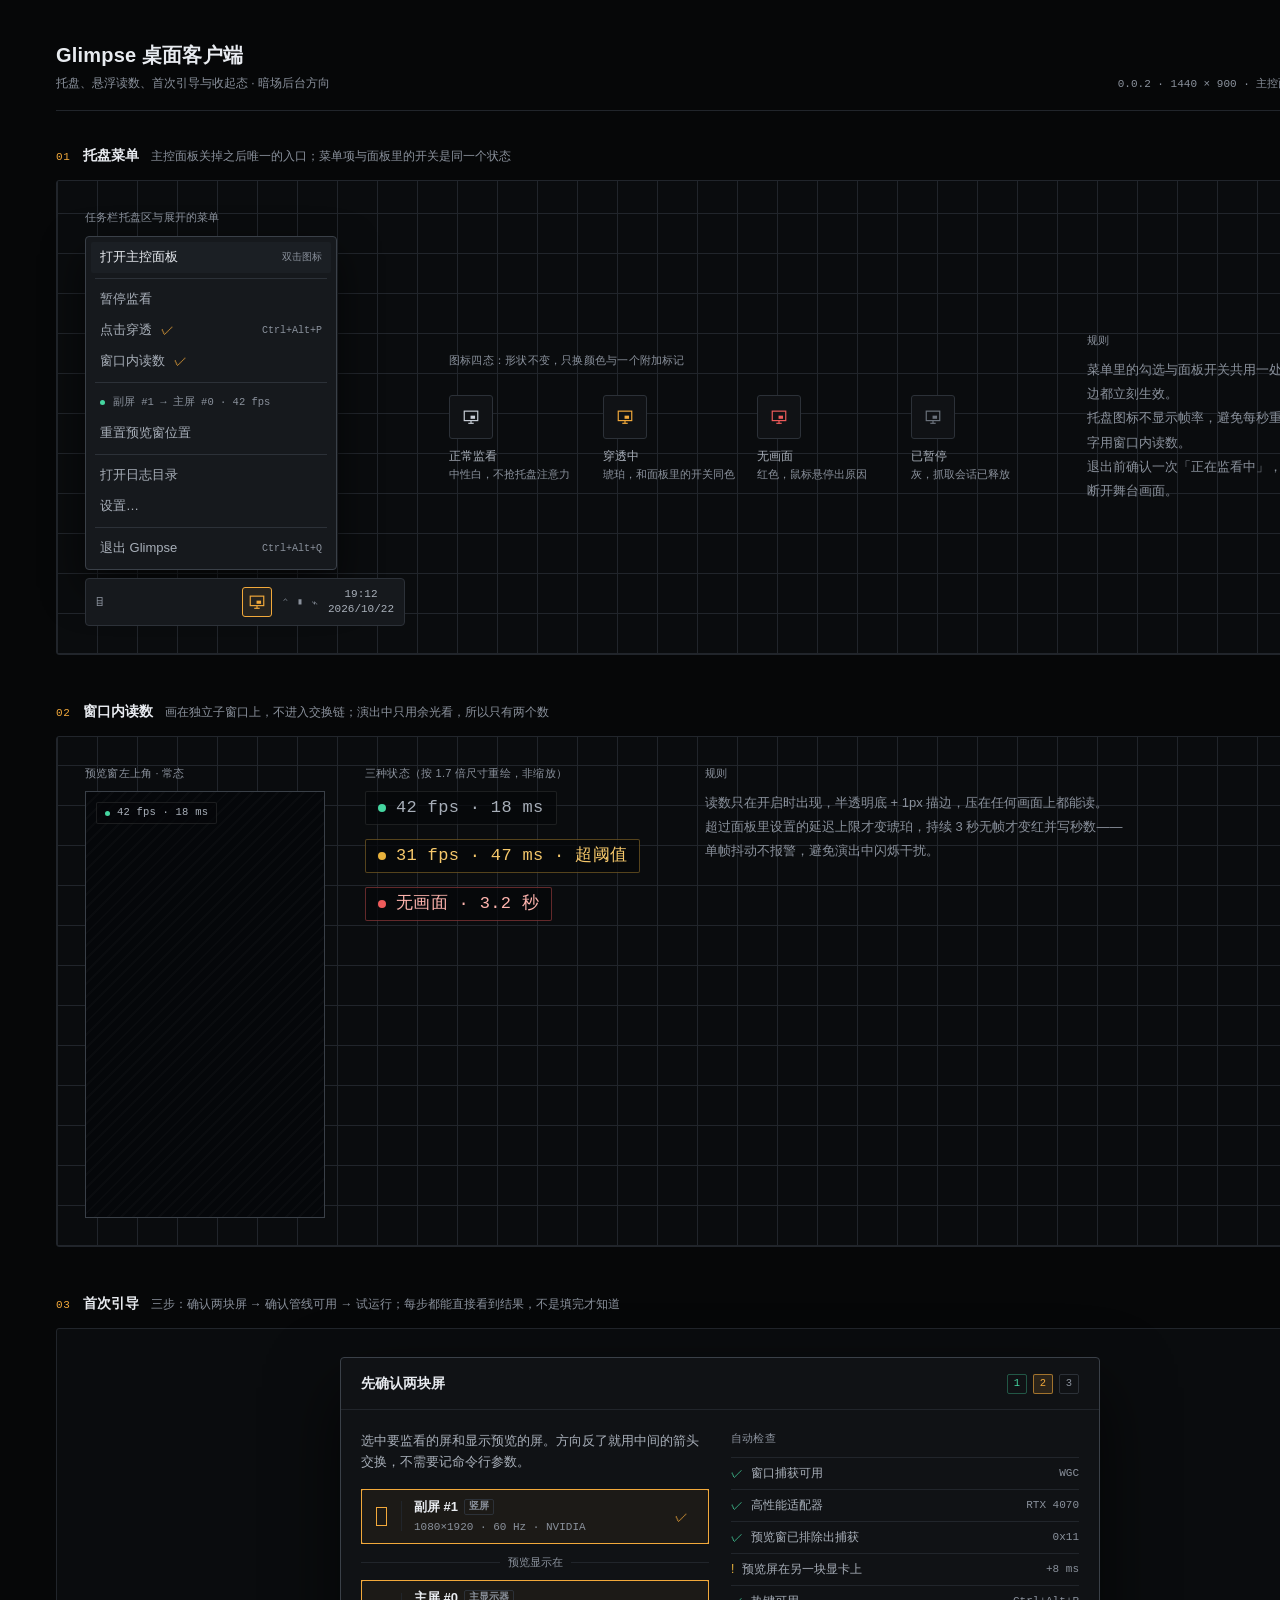
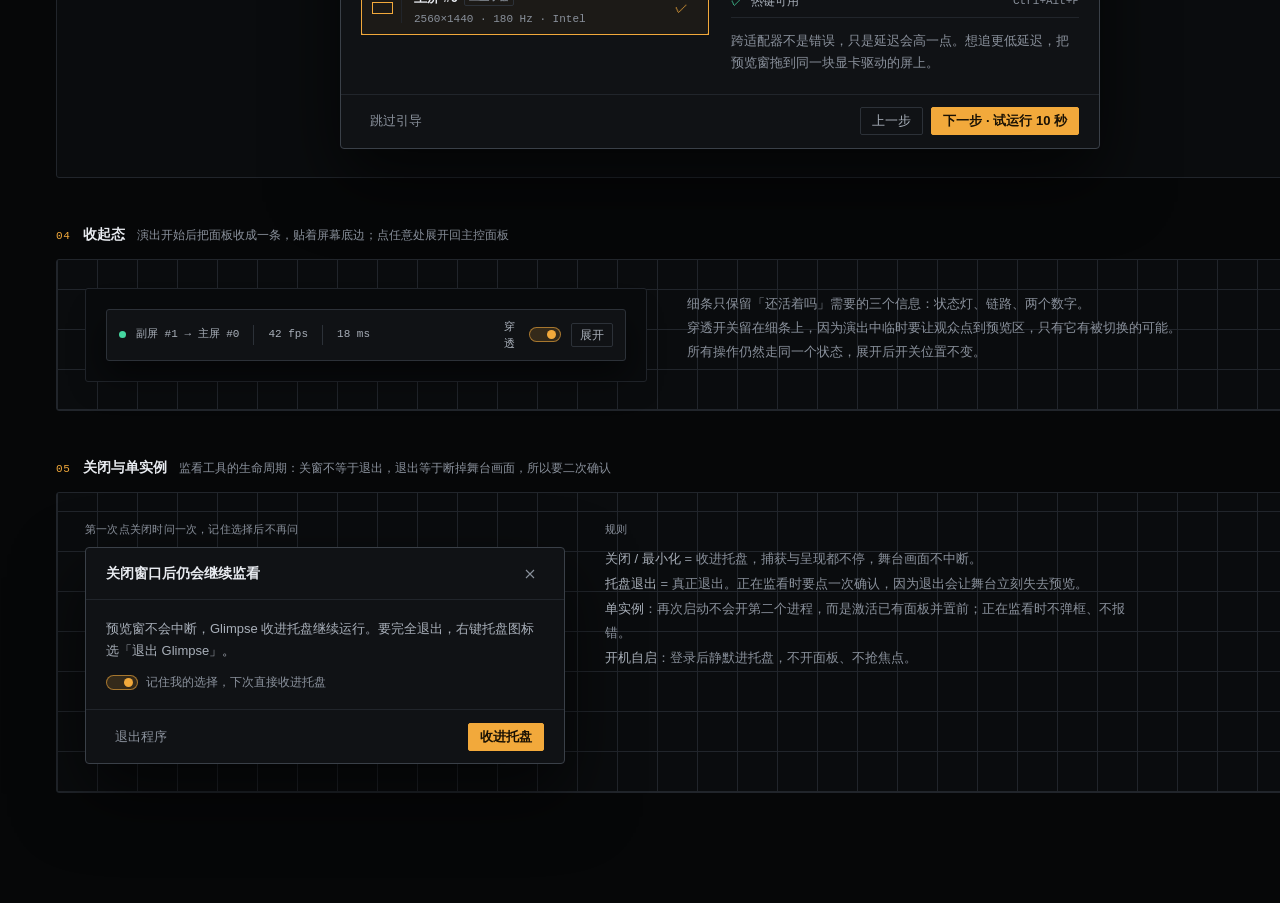
<file: docs/design/surfaces.html>
<!doctype html>
<html lang="zh-CN">
<head>
<meta charset="utf-8">
<title>Glimpse · 托盘、读数与引导</title>
<link rel="stylesheet" href="panel.css">
<style>
  body{background:#060708;overflow-x:hidden}
  .board{width:1440px;margin:0 auto;padding:40px 56px 64px}
  .doc-head{display:flex;align-items:flex-end;gap:16px;padding-bottom:18px;border-bottom:1px solid var(--line);margin-bottom:34px}
  .doc-title{font-size:20px;font-weight:600;letter-spacing:.01em}
  .doc-sub{font-size:12px;color:var(--fg3)}
  .doc-head .grow{flex:1}
  .stamp{font-family:var(--mono);font-size:11px;color:var(--fg3)}

  section.spec{margin-bottom:46px}
  .spec-cap{display:flex;align-items:baseline;gap:12px;margin-bottom:14px}
  .spec-no{font-family:var(--mono);font-size:11px;color:var(--amber);letter-spacing:.06em}
  .spec-name{font-size:14px;font-weight:600}
  .spec-note{font-size:12px;color:var(--fg3)}
  .spec-cap .grow{flex:1}
  .stage{
    position:relative;background:
      linear-gradient(0deg,transparent 0 0),
      repeating-linear-gradient(0deg,var(--line) 0 1px,transparent 1px 40px),
      repeating-linear-gradient(90deg,var(--line) 0 1px,transparent 1px 40px),
      #0A0C0E;
    border:1px solid var(--line);border-radius:3px;padding:28px;display:flex;gap:40px;align-items:flex-start;
  }
  .stage.plain{background:#0A0C0E;background-image:none}
  .cap-2{font-size:11px;color:var(--fg3);letter-spacing:.02em;margin-bottom:10px}

  /* 托盘 */
  .taskbar{
    width:320px;height:48px;background:#16191D;border:1px solid var(--line2);border-radius:4px;
    display:flex;align-items:center;gap:10px;padding:0 10px;
  }
  .taskbar .clock{font-family:var(--mono);font-size:11px;color:var(--fg2);line-height:1.35;text-align:center}
  .taskbar .appicons{display:flex;gap:8px;color:var(--fg3)}
  .tray-slot{width:30px;height:30px;display:grid;place-items:center;border:1px solid var(--amber);border-radius:3px;color:var(--amber);background:rgba(242,169,59,.08)}
  .menu{
    width:252px;background:#16191D;border:1px solid var(--line3);border-radius:4px;
    box-shadow:0 18px 40px rgba(0,0,0,.6);padding:5px;
  }
  .menu-item{display:flex;align-items:center;gap:9px;height:31px;padding:0 9px;border-radius:2px;font-size:13px;color:var(--fg2)}
  .menu-item:hover,.menu-item.hot{background:var(--surf3);color:var(--fg)}
  .menu-item .k{margin-left:auto;font-family:var(--mono);font-size:10px;color:var(--fg3)}
  .menu-item .tick{color:var(--amber)}
  .menu-sep{height:1px;background:var(--line2);margin:5px 4px}
  .menu-info{display:flex;align-items:center;gap:8px;height:30px;padding:0 9px;font-family:var(--mono);font-size:10.5px;color:var(--fg3)}

  .glyph-row{display:flex;gap:22px;margin-top:26px}
  .glyph-cell{width:132px}
  .glyph-tile{width:44px;height:44px;border:1px solid var(--line2);border-radius:3px;display:grid;place-items:center;background:var(--surf);margin-bottom:8px}
  .glyph-cell .n{font-size:12px;color:var(--fg2)}
  .glyph-cell .d{font-size:11px;color:var(--fg3);margin-top:2px;line-height:1.4}
  .tray-glyph{color:#5C636D}
  .tray-glyph.run{color:#C9CFD8}
  .tray-glyph.run .dot{fill:var(--ok)}
  .tray-glyph.through{color:var(--amber)}
  .tray-glyph.dead{color:var(--err)}
  .tray-glyph.paused{color:#6B727C}
  .tray-glyph.paused::after{content:""}

  /* 悬浮读数 */
  .preview-mock{
    position:relative;width:240px;height:427px;background:
      repeating-linear-gradient(135deg,rgba(255,255,255,.018) 0 2px,transparent 2px 9px),#05070A;
    border:1px solid var(--line3);display:flex;flex-direction:column;
  }
  .preview-mock .corner{position:absolute;width:10px;height:10px;border:1px solid var(--line3)}
  .preview-mock .c1{left:-1px;top:-1px;border-right:0;border-bottom:0}
  .preview-mock .c2{right:-1px;top:-1px;border-left:0;border-bottom:0}
  .preview-mock .c3{left:-1px;bottom:-1px;border-right:0;border-top:0}
  .preview-mock .c4{right:-1px;bottom:-1px;border-left:0;border-top:0}
  .hud{
    position:absolute;left:10px;top:10px;display:flex;align-items:center;gap:7px;height:22px;padding:0 8px;
    background:rgba(6,8,10,.72);border:1px solid rgba(255,255,255,.09);border-radius:2px;
    font-family:var(--mono);font-size:10.5px;color:var(--fg2);letter-spacing:.02em;
  }
  .hud i{width:5px;height:5px;border-radius:50%;background:var(--ok);display:block}
  .hud.warn{color:#F6C86B;border-color:rgba(232,178,60,.35)}
  .hud.warn i{background:var(--warn)}
  .hud.err{color:#FFB4AE;border-color:rgba(239,91,91,.4)}
  .hud.err i{background:var(--err)}
  .hud.lg{position:static;display:inline-flex;width:auto;height:34px;padding:0 12px;gap:10px;font-size:17px;margin-bottom:14px}
  .hud.lg i{width:8px;height:8px}

  /* 引导 */
  .dialog{
    width:760px;background:var(--surf);border:1px solid var(--line3);border-radius:4px;
    box-shadow:0 30px 70px rgba(0,0,0,.65);display:flex;flex-direction:column;
  }
  .dlg-head{height:52px;display:flex;align-items:center;gap:10px;padding:0 20px;border-bottom:1px solid var(--line)}
  .dlg-title{font-size:14px;font-weight:600}
  .dlg-head .grow{flex:1}
  .steps{display:flex;gap:6px;align-items:center}
  .steps em{font-family:var(--mono);font-size:10.5px;font-style:normal;color:var(--fg3);border:1px solid var(--line2);width:20px;height:20px;display:grid;place-items:center;border-radius:2px}
  .steps em.on{color:var(--amber);border-color:rgba(242,169,59,.6);background:var(--amber-soft)}
  .steps em.done{color:var(--ok);border-color:rgba(69,214,160,.35)}
  .dlg-body{padding:20px;display:flex;gap:22px}
  .dlg-col{flex:1;min-width:0}
  .dlg-lead{font-size:13px;color:var(--fg2);line-height:1.65;margin-bottom:16px}
  .check-list{display:flex;flex-direction:column;gap:0;border-top:1px solid var(--line)}
  .check-list div{display:flex;align-items:center;gap:8px;height:32px;border-bottom:1px solid var(--line);font-size:12px;color:var(--fg2)}
  .check-list .ok{color:var(--ok)}
  .check-list .warn{color:var(--warn)}
  .check-list .v{margin-left:auto;font-family:var(--mono);font-size:11px;color:var(--fg3)}
  .dlg-foot{height:54px;display:flex;align-items:center;gap:8px;padding:0 20px;border-top:1px solid var(--line)}
  .dlg-foot .grow{flex:1}

  /* 收起细条 */
  .strip{width:520px}
  .strip .seg{display:flex;align-items:center;gap:7px}
  .strip .sep2{width:1px;height:20px;background:var(--line2);margin:0 4px}
  .strip .num{font-size:11px;color:var(--fg2)}
  .shadow-wrap{padding:20px;background:#090B0D;border:1px solid var(--line);border-radius:3px}
</style>
</head>
<body>
<div class="board">

  <div class="doc-head">
    <div>
      <div class="doc-title">Glimpse 桌面客户端</div>
      <div class="doc-sub" style="margin-top:4px">托盘、悬浮读数、首次引导与收起态 · 暗场后台方向</div>
    </div>
    <div class="grow"></div>
    <div class="stamp">0.0.2 · 1440 × 900 · 主控面板见 panel.html</div>
  </div>

  <!-- 01 托盘 -->
  <section class="spec">
    <div class="spec-cap"><span class="spec-no">01</span><span class="spec-name">托盘菜单</span><span class="spec-note">主控面板关掉之后唯一的入口；菜单项与面板里的开关是同一个状态</span></div>
    <div class="stage" style="gap:44px">
      <div style="flex:0 0 320px">
        <div class="cap-2">任务栏托盘区与展开的菜单</div>
        <div class="menu" style="margin-bottom:8px">
          <div class="menu-item hot">打开主控面板<span class="k">双击图标</span></div>
          <div class="menu-sep"></div>
          <div class="menu-item">暂停监看</div>
          <div class="menu-item">点击穿透<span class="tick">✓</span><span class="k">Ctrl+Alt+P</span></div>
          <div class="menu-item">窗口内读数<span class="tick">✓</span></div>
          <div class="menu-sep"></div>
          <div class="menu-info"><span class="dot live" style="width:5px;height:5px"></span>副屏 #1 → 主屏 #0 · 42 fps</div>
          <div class="menu-item">重置预览窗位置</div>
          <div class="menu-sep"></div>
          <div class="menu-item">打开日志目录</div>
          <div class="menu-item">设置…</div>
          <div class="menu-sep"></div>
          <div class="menu-item">退出 Glimpse<span class="k">Ctrl+Alt+Q</span></div>
        </div>
        <div class="taskbar">
          <div class="appicons">
            <span style="font-size:13px">⌸</span>
          </div>
          <div class="grow" style="flex:1"></div>
          <div class="tray-slot"><svg class="tray-glyph through" width="18" height="18" viewBox="0 0 20 20" fill="none">
  <rect x="2.5" y="3.5" width="15" height="10.5" stroke="currentColor" stroke-width="1.3"/>
  <rect x="9.5" y="8.5" width="5" height="3.5" fill="currentColor"/>
  <path d="M7 17h6" stroke="currentColor" stroke-width="1.3"/><path d="M10 14v3" stroke="currentColor" stroke-width="1.3"/>
</svg></div>
          <div style="display:flex;gap:9px;align-items:center;color:var(--fg3);font-size:12px">
            <span>⌃</span><span>▮</span><span>⌁</span>
          </div>
          <div class="clock">19:12<br>2026/10/22</div>
        </div>
      </div>
      <div style="flex:0 0 566px;align-self:center">
        <div class="cap-2">图标四态：形状不变，只换颜色与一个附加标记</div>
        <div class="glyph-row">
          <div class="glyph-cell">
            <div class="glyph-tile"><svg class="tray-glyph run" width="18" height="18" viewBox="0 0 20 20" fill="none">
  <rect x="2.5" y="3.5" width="15" height="10.5" stroke="currentColor" stroke-width="1.3"/>
  <rect x="9.5" y="8.5" width="5" height="3.5" fill="currentColor"/>
  <path d="M7 17h6" stroke="currentColor" stroke-width="1.3"/><path d="M10 14v3" stroke="currentColor" stroke-width="1.3"/>
</svg></div>
            <div class="n">正常监看</div><div class="d">中性白，不抢托盘注意力</div>
          </div>
          <div class="glyph-cell">
            <div class="glyph-tile"><svg class="tray-glyph through" width="18" height="18" viewBox="0 0 20 20" fill="none">
  <rect x="2.5" y="3.5" width="15" height="10.5" stroke="currentColor" stroke-width="1.3"/>
  <rect x="9.5" y="8.5" width="5" height="3.5" fill="currentColor"/>
  <path d="M7 17h6" stroke="currentColor" stroke-width="1.3"/><path d="M10 14v3" stroke="currentColor" stroke-width="1.3"/>
</svg></div>
            <div class="n">穿透中</div><div class="d">琥珀，和面板里的开关同色</div>
          </div>
          <div class="glyph-cell">
            <div class="glyph-tile"><svg class="tray-glyph dead" width="18" height="18" viewBox="0 0 20 20" fill="none">
  <rect x="2.5" y="3.5" width="15" height="10.5" stroke="currentColor" stroke-width="1.3"/>
  <rect x="9.5" y="8.5" width="5" height="3.5" fill="currentColor"/>
  <path d="M7 17h6" stroke="currentColor" stroke-width="1.3"/><path d="M10 14v3" stroke="currentColor" stroke-width="1.3"/>
</svg></div>
            <div class="n">无画面</div><div class="d">红色，鼠标悬停出原因</div>
          </div>
          <div class="glyph-cell">
            <div class="glyph-tile"><svg class="tray-glyph paused" width="18" height="18" viewBox="0 0 20 20" fill="none">
  <rect x="2.5" y="3.5" width="15" height="10.5" stroke="currentColor" stroke-width="1.3"/>
  <rect x="9.5" y="8.5" width="5" height="3.5" fill="currentColor"/>
  <path d="M7 17h6" stroke="currentColor" stroke-width="1.3"/><path d="M10 14v3" stroke="currentColor" stroke-width="1.3"/>
</svg></div>
            <div class="n">已暂停</div><div class="d">灰，抓取会话已释放</div>
          </div>
        </div>
      </div>
      <div style="flex:1;align-self:center">
        <div style="margin-top:0">
          <div class="cap-2">规则</div>
          <div class="vi" style="font-size:13px;line-height:1.85;color:var(--fg3);max-width:520px">
            菜单里的勾选与面板开关共用一处状态，改哪边都立刻生效。<br>
            托盘图标不显示帧率，避免每秒重绘；要看数字用窗口内读数。<br>
            退出前确认一次「正在监看中」，因为退出会断开舞台画面。
          </div>
        </div>
      </div>
    </div>
  </section>

  <!-- 02 悬浮读数 -->
  <section class="spec">
    <div class="spec-cap"><span class="spec-no">02</span><span class="spec-name">窗口内读数</span><span class="spec-note">画在独立子窗口上，不进入交换链；演出中只用余光看，所以只有两个数</span></div>
    <div class="stage">
      <div>
        <div class="cap-2">预览窗左上角 · 常态</div>
        <div class="preview-mock">
          <span class="corner c1"></span><span class="corner c2"></span><span class="corner c3"></span><span class="corner c4"></span>
          <div class="hud"><i></i>42 fps · 18 ms</div>
        </div>
      </div>
      <div style="flex:0 0 300px">
        <div class="cap-2">三种状态（按 1.7 倍尺寸重绘，非缩放）</div>
        <div style="display:flex;flex-direction:column;align-items:flex-start">
          <div class="hud lg"><i></i>42 fps · 18 ms</div>
          <div class="hud warn lg"><i></i>31 fps · 47 ms · 超阈值</div>
          <div class="hud err lg"><i></i>无画面 · 3.2 秒</div>
        </div>
      </div>
      <div style="flex:1;align-self:flex-start">
        <div class="cap-2">规则</div>
        <div style="max-width:520px;color:var(--fg3);font-size:13px;line-height:1.85">
          读数只在开启时出现，半透明底 + 1px 描边，压在任何画面上都能读。<br>
          超过面板里设置的延迟上限才变琥珀，持续 3 秒无帧才变红并写秒数——<br>
          单帧抖动不报警，避免演出中闪烁干扰。
        </div>
      </div>
    </div>
  </section>

  <!-- 03 首次引导 -->
  <section class="spec">
    <div class="spec-cap"><span class="spec-no">03</span><span class="spec-name">首次引导</span><span class="spec-note">三步：确认两块屏 → 确认管线可用 → 试运行；每步都能直接看到结果，不是填完才知道</span></div>
    <div class="stage plain" style="justify-content:center">
      <div class="dialog">
        <div class="dlg-head">
          <span class="dlg-title">先确认两块屏</span>
          <div class="grow"></div>
          <div class="steps"><em class="done">1</em><em class="on">2</em><em>3</em></div>
        </div>
        <div class="dlg-body">
          <div class="dlg-col">
            <div class="dlg-lead">选中要监看的屏和显示预览的屏。方向反了就用中间的箭头交换，不需要记命令行参数。</div>
            <button class="screen-card on">
              <span class="screen-thumb"><i style="width:11px;height:19px"></i></span>
              <span class="sc-main"><span class="sc-name">副屏 #1 <span class="badge">竖屏</span></span><span class="sc-meta">1080×1920 · 60 Hz · NVIDIA</span></span>
              <span class="sc-check">✓</span><span class="ticks"><span class="tl"></span><span class="tr"></span><span class="bl"></span><span class="br"></span></span>
            </button>
            <div style="display:flex;align-items:center;gap:8px;margin:10px 0;color:var(--fg3);font-size:11px">
              <span style="flex:1;height:1px;background:var(--line)"></span>预览显示在<span style="flex:1;height:1px;background:var(--line)"></span>
            </div>
            <button class="screen-card on">
              <span class="screen-thumb"><i style="width:21px;height:12px"></i></span>
              <span class="sc-main"><span class="sc-name">主屏 #0 <span class="badge">主显示器</span></span><span class="sc-meta">2560×1440 · 180 Hz · Intel</span></span>
              <span class="sc-check">✓</span><span class="ticks"><span class="tl"></span><span class="tr"></span><span class="bl"></span><span class="br"></span></span>
            </button>
          </div>
          <div class="dlg-col">
            <div class="cap-2">自动检查</div>
            <div class="check-list">
              <div><span class="ok">✓</span>窗口捕获可用<span class="v">WGC</span></div>
              <div><span class="ok">✓</span>高性能适配器<span class="v">RTX 4070</span></div>
              <div><span class="ok">✓</span>预览窗已排除出捕获<span class="v">0x11</span></div>
              <div><span class="warn">!</span>预览屏在另一块显卡上<span class="v">+8 ms</span></div>
              <div><span class="ok">✓</span>热键可用<span class="v">Ctrl+Alt+P</span></div>
            </div>
            <div style="margin-top:12px;font-size:13px;color:var(--fg3);line-height:1.7">
              跨适配器不是错误，只是延迟会高一点。想追更低延迟，把预览窗拖到同一块显卡驱动的屏上。
            </div>
          </div>
        </div>
        <div class="dlg-foot">
          <button class="btn quiet">跳过引导</button>
          <div class="grow"></div>
          <button class="btn">上一步</button>
          <button class="btn primary">下一步 · 试运行 10 秒</button>
        </div>
      </div>
    </div>
  </section>

  <!-- 04 收起态 -->
  <section class="spec">
    <div class="spec-cap"><span class="spec-no">04</span><span class="spec-name">收起态</span><span class="spec-note">演出开始后把面板收成一条，贴着屏幕底边；点任意处展开回主控面板</span></div>
    <div class="stage">
      <div class="shadow-wrap">
        <div class="strip">
          <span class="dot live"></span>
          <span class="seg"><span class="num">副屏 #1 → 主屏 #0</span></span>
          <span class="sep2"></span>
          <span class="seg num">42 fps</span>
          <span class="sep2"></span>
          <span class="seg num">18 ms</span>
          <span style="flex:1"></span>
          <span class="seg"><span class="vi" style="font-size:11px">穿透</span><button class="sw on" style="width:28px;height:15px"><i style="width:9px;height:9px"></i></button></span>
          <button class="btn sm">展开</button>
        </div>
      </div>
      <div style="max-width:520px;color:var(--fg3);font-size:13px;line-height:1.85;padding-top:4px">
        细条只保留「还活着吗」需要的三个信息：状态灯、链路、两个数字。<br>
        穿透开关留在细条上，因为演出中临时要让观众点到预览区，只有它有被切换的可能。<br>
        所有操作仍然走同一个状态，展开后开关位置不变。
      </div>
    </div>
  </section>


  <!-- 05 关闭与单实例 -->
  <section class="spec">
    <div class="spec-cap"><span class="spec-no">05</span><span class="spec-name">关闭与单实例</span><span class="spec-note">监看工具的生命周期：关窗不等于退出，退出等于断掉舞台画面，所以要二次确认</span></div>
    <div class="stage">
      <div style="flex:0 0 480px">
        <div class="cap-2">第一次点关闭时问一次，记住选择后不再问</div>
        <div class="dialog" style="width:480px">
          <div class="dlg-head"><span class="dlg-title">关闭窗口后仍会继续监看</span><div class="grow"></div><button class="btn quiet sm" aria-label="关闭"><svg width="10" height="10" viewBox="0 0 10 10" fill="none"><path d="M1 1l8 8M9 1L1 9" stroke="currentColor" stroke-width="1.1"/></svg></button></div>
          <div class="dlg-body" style="padding:18px 20px;display:block">
            <div class="dlg-lead" style="margin-bottom:12px">预览窗不会中断，Glimpse 收进托盘继续运行。要完全退出，右键托盘图标选「退出 Glimpse」。</div>
            <label style="display:flex;align-items:center;gap:8px;font-size:12px;color:var(--fg3)">
              <span class="sw on" style="width:28px;height:15px"><i style="width:9px;height:9px"></i></span>
              记住我的选择，下次直接收进托盘
            </label>
          </div>
          <div class="dlg-foot">
            <button class="btn quiet">退出程序</button>
            <div class="grow"></div>
            <button class="btn primary">收进托盘</button>
          </div>
        </div>
      </div>
      <div style="flex:1">
        <div class="cap-2">规则</div>
        <div style="color:var(--fg3);font-size:13px;line-height:1.9;max-width:540px">
          <b style="color:var(--fg2);font-weight:500">关闭 / 最小化</b> = 收进托盘，捕获与呈现都不停，舞台画面不中断。<br>
          <b style="color:var(--fg2);font-weight:500">托盘退出</b> = 真正退出。正在监看时要点一次确认，因为退出会让舞台立刻失去预览。<br>
          <b style="color:var(--fg2);font-weight:500">单实例</b>：再次启动不会开第二个进程，而是激活已有面板并置前；正在监看时不弹框、不报错。<br>
          <b style="color:var(--fg2);font-weight:500">开机自启</b>：登录后静默进托盘，不开面板、不抢焦点。
        </div>
      </div>
    </div>
  </section>

</div>
</body>
</html>
</file>
<file: docs/design/panel.css>
/* Glimpse 桌面客户端 · 暗场后台（Stage Black）
   变量只保留这套界面用到的；控件语法：2px 圆角、1px 描边、无阴影、无渐变 */
:root{
  --bg:#08090B; --bg2:#0B0D10; --surf:#101215; --surf2:#15181C; --surf3:#1B1F24;
  --line:#21252B; --line2:#2C3138; --line3:#3A4048;
  --fg:#E8EBF0; --fg2:#A8AFB9; --fg3:#8A919C;
  --amber:#F2A93B; --amber-ink:#191104; --amber-soft:rgba(242,169,59,.12);
  --ok:#45D6A0; --warn:#E8B23C; --err:#EF5B5B; --err-soft:rgba(239,91,91,.10);
  --mono:"Cascadia Mono","Consolas",ui-monospace,monospace;
  --sans:"Segoe UI Variable Text","Segoe UI","Microsoft YaHei UI","Noto Sans SC",sans-serif;
  --r:2px;
}
*{box-sizing:border-box;margin:0;padding:0}
[x-cloak]{display:none!important}
html,body{height:100%}
body{
  background:var(--bg); color:var(--fg); font-family:var(--sans);
  font-size:13px; line-height:1.5; -webkit-font-smoothing:antialiased;
  font-feature-settings:"ss01" 0;
}
button{font:inherit;color:inherit;background:none;border:0;cursor:pointer}
svg{display:block}
.num{font-family:var(--mono);font-variant-numeric:tabular-nums;font-feature-settings:"tnum" 1}
.muted{color:var(--fg3)}
.vi{color:var(--fg2)}
.sep{color:var(--line3);margin:0 8px}

/* ── 窗口外壳 ───────────────────────────── */
.app{--frame-h:150px;--topo-h:194px;height:100vh;display:flex;flex-direction:column;background:var(--bg);overflow:hidden}
.titlebar{
  height:44px;flex:0 0 44px;display:flex;align-items:center;
  border-bottom:1px solid var(--line);background:var(--bg);padding-left:16px;
  -webkit-app-region:drag;user-select:none;
}
.brand{display:flex;align-items:center;gap:9px}
.mark{width:11px;height:11px;border:1px solid var(--amber);position:relative}
.mark::after{content:"";position:absolute;inset:2px;background:var(--amber)}
.name{font-size:14px;font-weight:600;letter-spacing:.01em}
.ver{font-family:var(--mono);font-size:11px;color:var(--fg3);letter-spacing:.02em;margin-left:2px}
.tb-spacer{flex:1}
.wintools{display:flex;height:44px}
.wintools button{width:46px;display:grid;place-items:center;color:var(--fg2)}
.wintools button:hover{background:var(--surf2);color:var(--fg)}
.wintools button.close:hover{background:#C42B1C;color:#fff}

.body{flex:1;display:flex;min-height:0}

/* ── 左侧图标轨 ─────────────────────────── */
.rail{
  width:56px;flex:0 0 56px;border-right:1px solid var(--line);
  display:flex;flex-direction:column;align-items:center;padding:10px 0;gap:6px;
}
.rail-btn{
  width:40px;height:48px;display:flex;flex-direction:column;align-items:center;justify-content:center;gap:3px;
  border:1px solid transparent;border-radius:var(--r);color:var(--fg3);position:relative;
  transition:color .12s,background .12s,border-color .12s;
}
.rail-btn .lbl{font-size:11px;line-height:1;letter-spacing:.02em}
.rail-btn:hover{color:var(--fg2);background:var(--surf)}
.rail-btn.on{color:var(--amber);background:var(--surf);border-color:var(--line2)}
.rail-btn:focus-visible{outline:1px solid var(--amber);outline-offset:1px}
.rail-spacer{flex:1}

/* ── 主内容 ─────────────────────────────── */
.main{flex:1;min-width:0;display:flex;flex-direction:column;padding:14px 18px 0}
.main-scroll{flex:1;display:flex;flex-direction:column;gap:12px;min-height:0;overflow:hidden}

/* 运行条 */
.runbar{
  height:44px;flex:0 0 44px;display:flex;align-items:center;gap:10px;
  border-bottom:1px solid var(--line);padding-bottom:10px;
}
.dot{width:7px;height:7px;border-radius:50%;background:var(--ok);flex:0 0 auto}
.dot.live{box-shadow:0 0 0 0 rgba(69,214,160,.45);animation:pulse 2.4s ease-out infinite}
.dot.warn{background:var(--warn)}
.dot.err{background:var(--err);animation:none}
@keyframes pulse{0%{box-shadow:0 0 0 0 rgba(69,214,160,.35)}70%{box-shadow:0 0 0 6px rgba(69,214,160,0)}100%{box-shadow:0 0 0 0 rgba(69,214,160,0)}}
.run-state{font-size:13.5px;font-weight:600;letter-spacing:.01em}
.run-route{font-family:var(--mono);font-size:12px;color:var(--fg3);letter-spacing:.01em}
.runbar .grow{flex:1}

/* 通用块 */
.block{border:1px solid var(--line);background:var(--surf);border-radius:var(--r);display:flex;flex-direction:column;min-height:0}
.block-head{height:34px;flex:0 0 34px;display:flex;align-items:center;gap:8px;padding:0 12px;border-bottom:1px solid var(--line)}
.block-title{font-size:13px;font-weight:600;color:var(--fg2);letter-spacing:.02em}
.block-head .grow{flex:1}
.block-body{padding:12px;min-height:0;flex:1}

/* ── 链路图 ─────────────────────────────── */
.topo{flex:0 0 auto}
.topo-body{position:relative;height:var(--topo-h);display:flex;align-items:center;justify-content:center;gap:0;padding:0 12px}
.topo-grid{
  position:absolute;inset:0;pointer-events:none;
  background-image:linear-gradient(var(--line) 1px,transparent 1px),linear-gradient(90deg,var(--line) 1px,transparent 1px);
  background-size:28px 28px;opacity:.28;
}
.mon{position:relative;display:flex;flex-direction:column;align-items:center;gap:5px;z-index:1}
.mon-label{font-size:11px;color:var(--fg3);letter-spacing:.04em}
.mon.src{--ar:0.5625}
.mon.out{--ar:1.7778}
.mon-frame{
  height:var(--frame-h);width:calc(var(--frame-h) * var(--ar));
  position:relative;border:1px solid var(--line3);background:
    repeating-linear-gradient(135deg,rgba(255,255,255,.022) 0 2px,transparent 2px 6px),#0A0C0F;
  display:block;transition:border-color .15s;
}
.mon-frame .in-grid{position:absolute;inset:0;background-image:linear-gradient(rgba(255,255,255,.035) 1px,transparent 1px),linear-gradient(90deg,rgba(255,255,255,.035) 1px,transparent 1px);background-size:16px 16px}
.mon-frame .in-tag{position:absolute;left:6px;bottom:5px;font-family:var(--mono);font-size:9.5px;color:var(--fg3);letter-spacing:.02em}
.mon-frame .in-live{position:absolute;left:6px;top:6px;display:flex;align-items:center;gap:4px;font-size:9.5px;color:var(--ok);font-family:var(--mono)}
.mon-frame .in-live i{width:4px;height:4px;border-radius:50%;background:var(--ok);display:block}
.mon.dim .mon-frame{border-style:dashed;border-color:rgba(232,178,60,.45)}
.mon.dim .mon-label{color:var(--warn)}
.mon.dim .in-tag{color:var(--warn)}
.mon.dead .mon-frame{border-color:rgba(239,91,91,.55);background:
  repeating-linear-gradient(135deg,rgba(239,91,91,.07) 0 2px,transparent 2px 7px),#0A0C0F}
.mon.dead .mon-label{color:var(--err)}
.mon.dead .in-tag,.mon.dead .in-live{color:var(--err)}
.mon.on .mon-frame{border-color:var(--amber)}
.mon.on .mon-label{color:var(--amber)}
.mon.on.dead .mon-frame{border-color:rgba(239,91,91,.55)}
.ticks span{position:absolute;width:6px;height:6px;border:1px solid var(--amber)}
.ticks .tl{left:-1px;top:-1px;border-right:0;border-bottom:0}
.ticks .tr{right:-1px;top:-1px;border-left:0;border-bottom:0}
.ticks .bl{left:-1px;bottom:-1px;border-right:0;border-top:0}
.ticks .br{right:-1px;bottom:-1px;border-left:0;border-top:0}
.mon-meta{font-family:var(--mono);font-size:11px;color:var(--fg2);letter-spacing:.01em}

.link{position:relative;flex:0 0 196px;height:1px;margin:0 30px;align-self:center;background:var(--line2);z-index:1}
.link-label{
  position:absolute;left:50%;top:-24px;transform:translateX(-50%);
  font-family:var(--mono);font-size:10px;color:var(--fg3);white-space:nowrap;letter-spacing:.02em;
  background:var(--surf);padding:0 6px;
}
.link::after{content:"";position:absolute;right:0;top:-4px;width:0;height:0;
  border-left:7px solid var(--line3);border-top:4px solid transparent;border-bottom:4px solid transparent}
.link.dead::after{border-left-color:var(--err)}
.link i{position:absolute;top:-2px;width:5px;height:5px;background:var(--amber);border-radius:1px;animation:flow 2.6s linear infinite}
.link i:nth-child(1){animation-delay:0s}
.link i:nth-child(2){animation-delay:.86s}
.link i:nth-child(3){animation-delay:1.72s}
@keyframes flow{0%{left:0;opacity:0}12%{opacity:1}88%{opacity:1}100%{left:100%;opacity:0}}
.link.dead i{background:var(--err);animation-play-state:paused;opacity:.45}
.link.dead .link-label{color:var(--err)}
.link.dead{background:repeating-linear-gradient(90deg,var(--line2) 0 4px,transparent 4px 8px)}
.link.switching{background:repeating-linear-gradient(90deg,rgba(232,178,60,.55) 0 4px,transparent 4px 8px)}
.link.switching i{background:var(--warn)}
.link.switching .link-label{color:var(--warn)}
.link.switching::after{border-left-color:var(--warn)}
.topo-foot{display:flex;align-items:center;gap:14px;padding:0 12px 10px;font-family:var(--mono);font-size:11px;color:var(--fg3)}
.pill{
  display:inline-flex;align-items:center;gap:5px;height:19px;padding:0 7px;border:1px solid var(--line2);
  border-radius:2px;font-size:11px;color:var(--fg2);font-family:var(--sans);
}
.pill.ok{color:var(--ok);border-color:rgba(69,214,160,.35)}
.pill.warn{color:var(--warn);border-color:rgba(232,178,60,.4)}
.pill.err{color:var(--err);border-color:rgba(239,91,91,.4)}
.pill i{width:5px;height:5px;border-radius:50%;background:currentColor;display:block}

.has-banner{--frame-h:96px;--topo-h:130px}
.has-banner .mon-meta{display:none}

/* ── 双列控制 ───────────────────────────── */
.cols{display:grid;grid-template-columns:1fr 1fr;gap:12px;flex:0 0 auto}
.block-body.tight{padding:10px 12px}

.screen-card{
  position:relative;display:flex;align-items:center;gap:10px;width:100%;
  border:1px solid var(--line2);border-radius:var(--r);background:var(--bg2);
  padding:6px 10px;min-height:34px;text-align:left;transition:border-color .12s,background .12s;
}
.screen-card.on{padding:7px 10px}
.sc-res{display:inline-block;margin-left:auto;padding-left:10px;font-family:var(--mono);font-size:11px;color:var(--fg3);white-space:nowrap}
.screen-card.on .sc-res{display:none}
.screen-card:not(.on) .sc-meta{display:none}
.screen-card:not(.on) .sc-name{font-weight:400;color:var(--fg2)}
.screen-card + .screen-card{margin-top:6px}
.screen-card:hover{background:var(--surf2)}
.screen-card.on{border-color:var(--amber);background:rgba(242,169,59,.05)}
.screen-card.on .ticks{opacity:1}
.screen-card .ticks{opacity:0;transition:opacity .12s}
.screen-thumb{width:30px;height:30px;display:grid;place-items:center;flex:0 0 30px;border-right:1px solid var(--line);padding-right:10px;margin-right:2px}
.screen-thumb i{display:block;border:1px solid var(--fg3)}
.screen-card.on .screen-thumb i{border-color:var(--amber)}
.sc-main{min-width:0;flex:1}
.sc-name{font-size:13px;font-weight:600;display:flex;align-items:center;gap:6px}
.badge{font-size:10px;font-family:var(--mono);color:var(--fg3);border:1px solid var(--line2);padding:0 4px;line-height:14px;border-radius:2px}
.sc-meta{font-family:var(--mono);font-size:11px;color:var(--fg3);margin-top:1px}
.sc-check{color:var(--amber);flex:0 0 auto;opacity:0}
.screen-card.on .sc-check{opacity:1}

.row{display:flex;align-items:center;justify-content:space-between;min-height:30px;gap:10px;border-top:1px solid var(--line)}
.row:first-of-type{border-top:0}
.row-label{font-size:13px;color:var(--fg2)}
.row-hint{font-size:11px;color:var(--fg3);margin-left:6px}
.row-val{font-family:var(--mono);font-size:12px;color:var(--fg)}
.row .group{display:flex;align-items:center;gap:6px}

/* 开关 */
.sw{width:32px;height:17px;border:1px solid var(--line3);border-radius:9px;background:var(--surf3);position:relative;flex:0 0 32px;transition:background .14s,border-color .14s}
.sw i{position:absolute;top:2px;left:2px;width:11px;height:11px;border-radius:50%;background:var(--fg3);transition:left .14s,background .14s}
.sw.on{background:rgba(242,169,59,.16);border-color:rgba(242,169,59,.6)}
.sw.on i{left:17px;background:var(--amber)}
.sw:focus-visible{outline:1px solid var(--amber);outline-offset:2px}

/* 按钮与片段 */
.btn{flex:0 0 auto;white-space:nowrap;height:28px;padding:0 11px;border:1px solid var(--line2);border-radius:var(--r);font-size:13px;color:var(--fg2);display:inline-flex;align-items:center;gap:6px;transition:background .12s,color .12s,border-color .12s}
.btn:hover{background:var(--surf2);color:var(--fg);border-color:var(--line3)}
.btn:active{transform:translateY(1px)}
.btn.primary{background:var(--amber);border-color:var(--amber);color:var(--amber-ink);font-weight:600}
.btn.primary:hover{background:#FFBC55;border-color:#FFBC55;color:var(--amber-ink)}
.btn.quiet{border-color:transparent;color:var(--fg3);padding:0 8px}
.btn.quiet:hover{color:var(--fg2);background:var(--surf2)}
.btn.danger{color:var(--err);border-color:rgba(239,91,91,.35)}
.btn.danger:hover{background:var(--err-soft);border-color:rgba(239,91,91,.55);color:var(--err)}
.btn.sm{height:24px;font-size:12px;padding:0 8px}
.chips{display:flex;gap:4px}
.chip{flex:0 0 auto;white-space:nowrap;height:24px;padding:0 9px;border:1px solid var(--line2);border-radius:var(--r);font-family:var(--mono);font-size:11px;color:var(--fg3);display:inline-flex;align-items:center;transition:all .12s}
.chip:hover{color:var(--fg2);border-color:var(--line3)}
.chip.on{color:var(--amber);border-color:rgba(242,169,59,.55);background:var(--amber-soft)}
.kbd{display:inline-flex;align-items:center;height:18px;padding:0 5px;border:1px solid var(--line2);border-bottom-color:var(--line3);border-radius:2px;font-family:var(--mono);font-size:10px;color:var(--fg2);background:var(--bg2)}
.kbd + .kbd{margin-left:3px}

/* ── 基准测试 ───────────────────────────── */
.bench{flex:0 0 auto}
.bench-row{display:flex;align-items:center;gap:14px;flex-wrap:nowrap;min-width:0}
.bench-row .run-route{white-space:nowrap;overflow:hidden;text-overflow:ellipsis}
.field{white-space:nowrap}
.field{display:flex;align-items:center;gap:7px}
.field > span{font-size:12px;color:var(--fg3);white-space:nowrap}
.input{height:24px;border:1px solid var(--line2);border-radius:2px;background:var(--bg2);display:inline-flex;align-items:center;padding:0 7px;font-family:var(--mono);font-size:12px;color:var(--fg);min-width:44px;justify-content:center}
.progress{position:relative;height:4px;background:var(--surf3);overflow:hidden;flex:1}
.progress b{position:absolute;inset:0 auto 0 0;background:var(--amber);width:63%;transition:width .3s}
.bench-live{display:flex;gap:22px;margin-top:7px}
.bench-live div{display:flex;flex-direction:column;gap:1px}
.bench-live .k{font-size:11px;color:var(--fg3)}
.bench-live .v{font-family:var(--mono);font-size:14.5px;color:var(--fg)}

/* ── 右侧栏 ─────────────────────────────── */
.aside{width:312px;flex:0 0 312px;border-left:1px solid var(--line);padding:14px;display:flex;flex-direction:column;gap:12px;min-height:0;background:var(--bg)}
.card{display:flex;flex-direction:column;min-height:0;flex:1 1 auto}
.card .block-body{padding:12px}
.live-head{display:flex;align-items:center;gap:7px}
.live-head .t{font-size:13px;font-weight:600;color:var(--fg2)}
.live-head .grow{flex:1}
.thumb-wrap{display:flex;justify-content:center;padding:10px 0 12px}
.thumb{
  position:relative;width:132px;height:234px;border:1px solid var(--line3);overflow:hidden;
  background:
    radial-gradient(120% 80% at 50% 0%,rgba(242,169,59,.05),transparent 60%),
    repeating-linear-gradient(135deg,rgba(255,255,255,.02) 0 2px,transparent 2px 7px),#0A0C0F;
}
.thumb .scan{position:absolute;left:0;right:0;height:26px;background:linear-gradient(180deg,transparent,rgba(255,255,255,.045),transparent);animation:scan 3.6s linear infinite}
@keyframes scan{0%{top:-30px}100%{top:100%}}
.thumb .ticks span{width:8px;height:8px;border-color:var(--line3)}
.thumb .t-tag{position:absolute;left:8px;top:7px;font-family:var(--mono);font-size:9.5px;color:var(--ok);display:flex;align-items:center;gap:4px}
.thumb .t-tag i{width:4px;height:4px;border-radius:50%;background:var(--ok)}
.thumb .t-dim{position:absolute;right:8px;bottom:6px;font-family:var(--mono);font-size:9.5px;color:var(--fg3)}
.switch-mask{position:absolute;inset:0;display:flex;align-items:center;justify-content:center;
  background:rgba(8,9,11,.66);color:var(--amber);font-size:11.5px;letter-spacing:.02em;text-align:center;padding:0 10px;line-height:1.7}
.switch-mask em{display:block;font-style:normal;font-size:10.5px;color:var(--fg3);margin-top:4px}
.thumb.dead{background:repeating-linear-gradient(135deg,rgba(239,91,91,.06) 0 2px,transparent 2px 8px),#0A0C0F}
.thumb.dead .t-tag{color:var(--err)}
.thumb.dead .t-tag i{background:var(--err)}
.meter-note{font-size:12px;line-height:1.6;color:var(--fg3);border-top:1px solid var(--line);margin-top:10px;padding-top:8px}
.meters{display:grid;grid-template-columns:1fr 1fr;gap:10px 8px;border-top:1px solid var(--line);padding-top:11px}
.meter .k{font-size:11px;color:var(--fg3);letter-spacing:.02em}
.meter .v{font-family:var(--mono);font-size:19px;line-height:1.15;color:var(--fg);letter-spacing:-.01em}
.meter .v small{font-size:11px;color:var(--fg3);margin-left:3px;letter-spacing:0}
.spark{flex:0 0 auto;margin-top:auto;border-top:1px solid var(--line);padding-top:9px}
.spark .cap{display:flex;justify-content:space-between;font-size:11px;color:var(--fg3);margin-bottom:4px}
.env{flex:0 0 auto}
.env .block-body{padding:4px 12px}
.env-row{display:flex;align-items:center;justify-content:space-between;height:26px;border-top:1px solid var(--line)}
.env-row:first-child{border-top:0}
.env-row span:first-child{font-size:12px;color:var(--fg3)}
.env-row span:last-child{font-family:var(--mono);font-size:11px;color:var(--fg2);text-align:right;max-width:190px;overflow:hidden;text-overflow:ellipsis;white-space:nowrap}

/* ── 底部状态栏 ─────────────────────────── */
.statusbar{height:26px;flex:0 0 26px;border-top:1px solid var(--line);display:flex;align-items:center;padding:0 14px;gap:12px;font-family:var(--mono);font-size:11px;color:var(--fg3)}
.statusbar .grow{flex:1}
.statusbar .hint{display:flex;align-items:center;gap:5px}

/* ── 横幅（异常） ───────────────────────── */
.banner{
  border:1px solid rgba(239,91,91,.45);background:var(--err-soft);border-radius:var(--r);
  padding:9px 12px;display:flex;gap:10px;align-items:flex-start;flex:0 0 auto;
}
.banner .ic{color:var(--err);flex:0 0 auto;margin-top:1px}
.banner .b-title{font-size:13px;font-weight:600;color:#FFD9D9}
.banner .b-note{font-size:12px;color:#D8B4B4;margin-top:2px;line-height:1.5}
.banner .grow{flex:1}
.banner.warn{border-color:rgba(232,178,60,.45);background:rgba(232,178,60,.08)}
.banner.warn .ic{color:var(--warn)}
.banner.warn .b-title{color:#FFE9BF}
.banner.warn .b-note{color:#CBB48A}

/* ── 表格 / 列表 ────────────────────────── */
table.tbl{width:100%;border-collapse:collapse;font-size:12px}
table.tbl th{
  text-align:left;font-weight:500;font-size:11px;color:var(--fg3);height:26px;
  border-bottom:1px solid var(--line);letter-spacing:.02em;
}
table.tbl td{height:28px;border-bottom:1px solid var(--line);color:var(--fg2)}
table.tbl tr:last-child td{border-bottom:0}
table.tbl th.n,table.tbl td.n{text-align:right;font-family:var(--mono);font-variant-numeric:tabular-nums}
table.tbl td.name{color:var(--fg)}
.verdict{font-size:11px;color:var(--ok)}
.verdict.warn{color:var(--warn)}

.log{font-family:var(--mono);font-size:11.5px;line-height:1.9;color:var(--fg2);overflow:hidden}
.log b{color:var(--fg2);font-weight:400}
.log .t{color:var(--fg3)}
.log .w{color:var(--warn)}
.log .e{color:var(--err)}

/* 收起的细条（surfaces 用） */
.strip{
  display:flex;align-items:center;gap:10px;height:52px;padding:0 12px;
  background:var(--surf);border:1px solid var(--line2);border-radius:3px;
  box-shadow:0 14px 34px rgba(0,0,0,.55);
}

/* ── 窄屏：1180 起，右栏改抽屉 ─────────────── */
.only-narrow{display:none}
.drawer-close{display:none}
@media (max-width:1279px){
  .app{--frame-h:88px;--topo-h:134px}
  .body{position:relative}
  .rail{width:46px;flex:0 0 46px}
  .rail-btn{width:36px;height:38px}
  .rail-btn .lbl{display:none}
  .main{padding:12px 14px 0}
  .topo-foot{display:none}
  .runbar .pill{display:none}
  .runbar{gap:8px}
  .only-narrow{display:inline-flex}
  .aside{
    position:absolute;right:0;top:0;bottom:0;width:312px;display:none;z-index:30;
    border-left:1px solid var(--line3);box-shadow:-24px 0 48px rgba(0,0,0,.65);
  }
  .aside.open{display:flex;overflow-y:auto}
  .aside .card{flex:0 0 auto}
  .drawer-close{display:inline-flex!important}
  .bench .block-body{padding:8px 12px}
}
</file>
